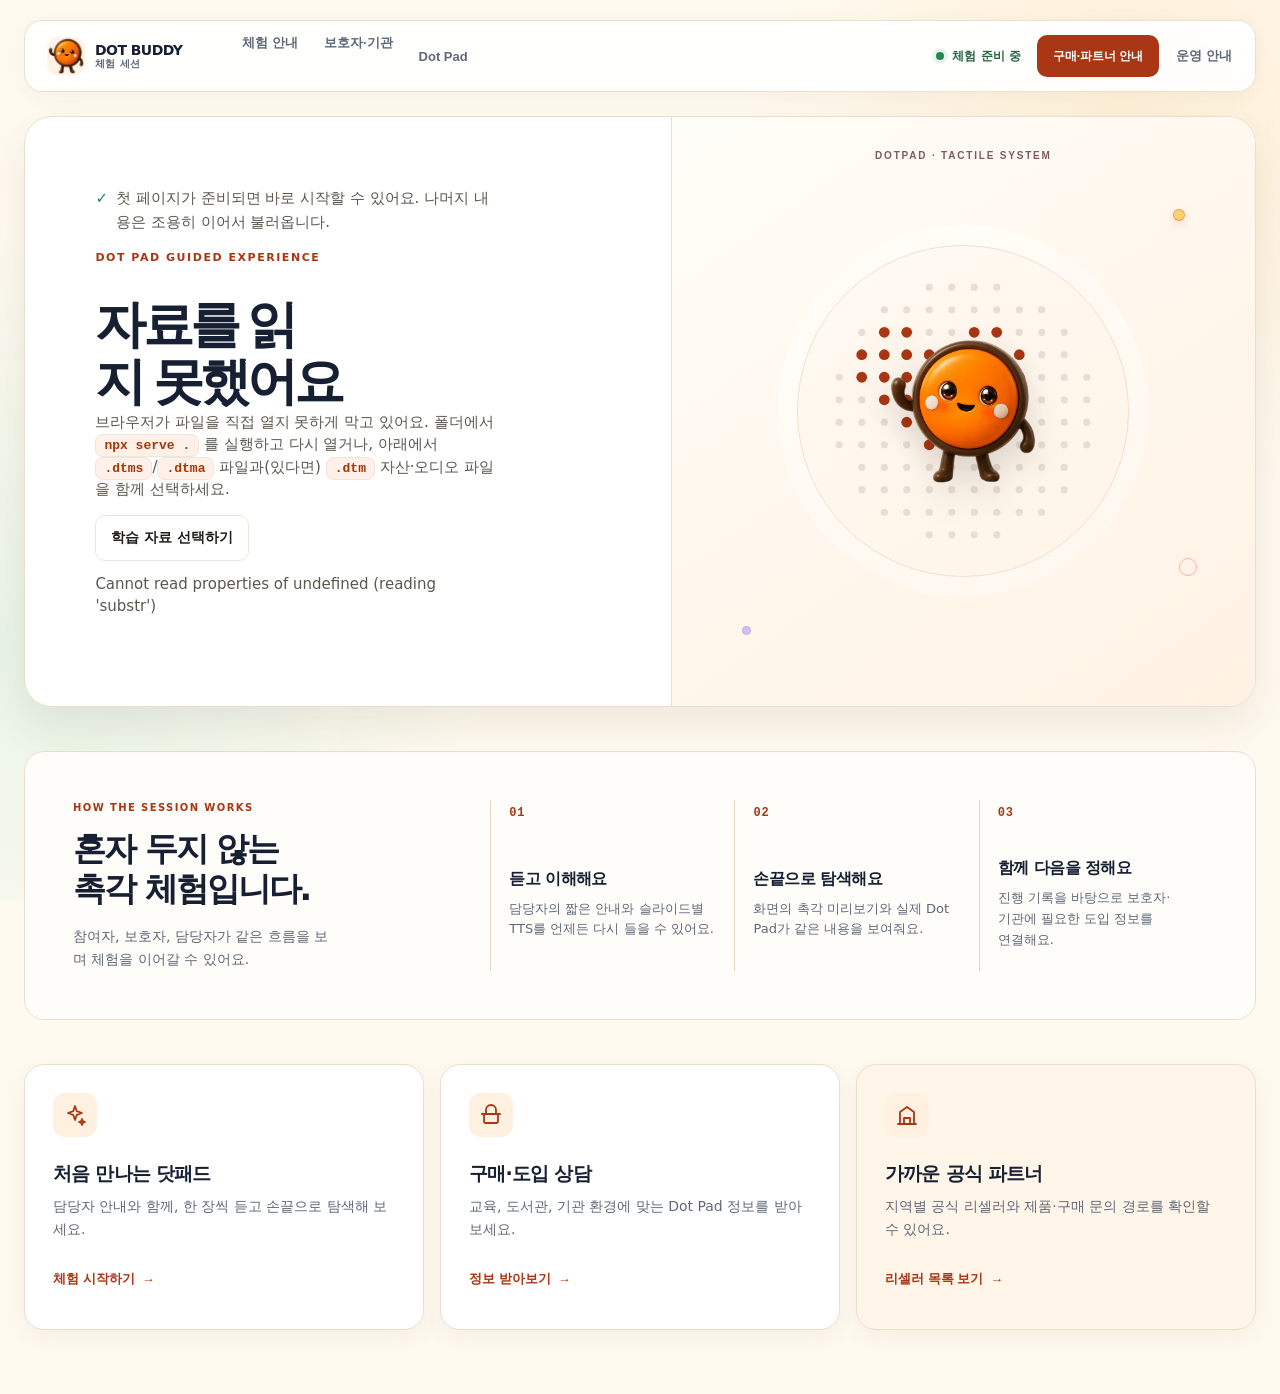
<file: index.html>
<!DOCTYPE html>
<html lang="ko">
<head>
<meta charset="UTF-8">
<meta name="viewport" content="width=device-width, initial-scale=1, viewport-fit=cover">
<meta name="application-name" content="DOT BUDDY">
<meta name="theme-color" content="#FFF8EE">
<meta name="description" content="닷패드와 함께 손끝으로 탐색하고, 듣고, 답하며 배우는 촉각 학습 여정">
<link rel="preload" href="./content/01_intro.dtms" as="fetch" crossorigin="anonymous">
<link rel="preload" href="./content/01_intro.iact.json" as="fetch" crossorigin="anonymous">
<link rel="preload" href="./content/01_intro/manifest.json" as="fetch" crossorigin="anonymous">
<link rel="preload" href="./content/01_intro/pages/001.json" as="fetch" crossorigin="anonymous">
<link rel="icon" type="image/png" sizes="160x159" href="./assets/mascot-avatar.png">
<link rel="apple-touch-icon" href="./assets/mascot-avatar.png">
<meta property="og:title" content="DOT BUDDY — Tactile Learning with DotPad">
<meta property="og:description" content="손끝으로 탐색하고, 듣고, 답하며 배우는 닷패드 학습 여정">
<meta property="og:image" content="./assets/dot-buddy-hero-background.png">
<link rel="stylesheet" href="./assets/service-console.css">
<title>DOT BUDDY — Tactile Learning with DotPad</title>
<style>
  :root{
    /* ── tw-app/Tactile Studio 실제 프로덕션 토큰(2026-08-12 i18n 핸드오프 코드에서
       직접 확인) ── #FF4F00/#E04500/#FBF8F2/#1F1D1A/#5C574E/#ECE6DC/#FEF2E9/#C2410C는
       ExportMenu.tsx·StudioDraftsModal.jsx·ImportDialog.tsx의 실제 var(--x, 기본값)
       리터럴을 그대로 옮겼습니다. 폰트도 실제 코드의 'Noto Sans KR' 폴백을 반영.

       ⚠️ 한 가지만 다르게 적용: --accent(#FF4F00)를 흰 글씨와 함께 쓰면 대비 3.30:1,
       --accent-deep(#E04500)도 4.18:1로 둘 다 WCAG AA 본문 기준(4.5:1) 미달입니다
       (직접 계산 확인). 그래서 텍스트가 얹히는 자리(버튼 라벨, 활성 pill)는
       같은 색상군을 더 짙게 내린 --accent-ink(#C43D00, 흰 글씨 대비 5.23:1)를 쓰고,
       --accent/--accent-deep은 아이콘·테두리·장식처럼 텍스트가 없는 자리에 그대로 씁니다. */
    --page:#FBF8F2;
    --page-2:#F3ECDD;
    --card:#FFFFFF;
    --ink:#1F1D1A;
    --ink-soft:#5C574E;
    --line:#ECE6DC;
    --device:#EFE6D3;      /* 기기 케이스 — 실제 어시스티브 기기처럼 밝은 톤 */
    --device-2:#E4D8BE;
    --pin-on:#1F1D1A;      /* 올라온 핀 = 잉크(실물처럼 융기해 어두워 보임) */
    --pin-off:#D9D3C6;
    --accent:#FF4F00;      /* tw-app 실제 브랜드 액센트 — 텍스트 없는 장식용 */
    --accent-deep:#E04500; /* tw-app 실제 hover/딥 톤 — 텍스트 없는 자리(테두리·글로우)만 */
    --accent-ink:#C43D00;  /* 흰 글씨 얹는 자리 전용(AA 대비 확인, §신뢰성 요구사항과 동일 기준) */
    --accent-dark:#A83400; /* 버튼 hover 시 accent-ink보다 한 단계 더 진하게 */
    --accent-tint:#FFF1EA; /* tw-app 실제 틴트 배경 */
    --danger:#C2410C;      /* tw-app 실제 danger 토큰 */
    --danger-tint:#FEF2E9;
    --ok:#1F6F43;          /* 정답 (tw-app 코드에 대응 토큰 없어 기존 값 유지) */
    --sky:#DDF5F6;
    --plum:#503B64;
    --r:18px;
    --r-sm:8px;
  }
  *{box-sizing:border-box;}
  html,body{margin:0;min-height:100%;}
  .skip-link{position:fixed;left:16px;top:-60px;z-index:1000;background:var(--ink);color:#fff;border-radius:10px;padding:10px 14px;font-weight:750;text-decoration:none;transition:top .16s ease;}
  .skip-link:focus{top:16px;outline:3px solid #fff;outline-offset:2px;}
  body{
    font-family:"Apple SD Gothic Neo","Noto Sans KR",system-ui,sans-serif;
    /* 초기 진입에서 사용하지 않는 1.5MB 배경 이미지는 불러오지 않습니다.
       체험 시작 화면은 서비스 콘솔의 웜화이트 표면만으로 즉시 표시됩니다. */
    background:#F8F6F1;
    color:var(--ink); -webkit-font-smoothing:antialiased; line-height:1.5;
    padding:22px 18px 44px;
  }
  .shell{max-width:1040px;min-height:calc(100vh - 66px);margin:0 auto;display:flex;flex-direction:column;gap:18px;}

  /* ── 머리 ── */
  .top{display:flex;align-items:center;gap:14px;flex-wrap:wrap;padding:0 4px;}
  .brand{font-family:"Wanted Sans Variable","Wanted Sans",sans-serif;font-size:25px;font-weight:780;letter-spacing:-.065em;line-height:1;}
  .brand span{color:var(--accent-ink);}
  .eyebrow{font-family:"Wanted Sans Variable","Wanted Sans",sans-serif;font-size:12px;font-weight:650;
    letter-spacing:.02em;color:var(--ink-soft);margin-bottom:7px;}
  .spacer{flex:1 1 auto;}
  /* Tactile Studio의 밝은 표면·보라 잉크·오렌지 포커스 토큰을 이어받은 언어 선택기.
     네이티브 select를 유지해 보조기술·키보드·모바일 OS 선택 UI를 그대로 사용합니다. */
  .lang-switch{position:relative;display:inline-flex;align-items:center;min-width:180px;height:64px;border:1px solid rgba(80,59,100,.22);border-radius:999px;
    background:linear-gradient(135deg,rgba(255,255,255,.92),rgba(232,244,249,.8));box-shadow:0 10px 26px -18px rgba(40,32,58,.42),inset 0 1px 0 rgba(255,255,255,.9);}
  .lang-switch select{appearance:none;width:100%;height:100%;border:0;border-radius:inherit;background:transparent;color:var(--plum);font:inherit;font-size:22px;font-weight:720;letter-spacing:-.035em;padding:0 52px 0 27px;cursor:pointer;outline:0;color-scheme:light;}
  .lang-switch select option{background:#fff;color:var(--plum);font-weight:650;}
  .lang-switch:focus-within{border-color:var(--accent-ink);box-shadow:0 0 0 4px rgba(196,61,0,.2),0 10px 26px -18px rgba(40,32,58,.42);}
  .lang-switch::after{content:"⌄";position:absolute;right:25px;top:50%;transform:translateY(-56%);color:var(--plum);font-size:27px;font-weight:650;line-height:1;pointer-events:none;}

  /* 별가루 */
  .score{display:flex;align-items:center;gap:9px;background:var(--card);border:1px solid var(--line);
    border-radius:999px;padding:7px 16px 7px 12px;box-shadow:0 2px 8px -4px rgba(33,29,22,.2);}
  .score b{font-family:ui-monospace,monospace;font-size:19px;font-weight:800;color:var(--accent-ink);}
  .score small{font-size:12px;font-weight:700;color:var(--ink-soft);}
  .score .sp{width:20px;height:20px;flex:0 0 auto;color:var(--accent);}

  /* ── 진행: 핀이 하나씩 올라온다 ── */
  .trail{display:flex;gap:5px;flex-wrap:wrap;align-items:center;}
  .trail i{width:9px;height:9px;border-radius:50%;background:var(--line);transition:.25s ease;}
  .trail i.on{background:var(--accent);}
  .trail i.pending{background:transparent;border:1px dashed var(--line);}
  .trail i.now{background:var(--accent);box-shadow:0 0 0 4px var(--accent-tint);transform:scale(1.35);}
  .trail-cap{font-family:ui-monospace,monospace;font-size:12px;font-weight:700;color:var(--ink-soft);margin-left:6px;}

  /* ── 시그니처: 손끝으로 만지는 그림은 결국 '격자 위에 올라온 점'입니다.
     장식도 그 문법 그대로 씁니다 — 낙서가 아니라, 쉬고 있는 점들 사이에
     하트 모양으로 몇 개만 올라와 있는 작은 촉각 그림 한 장. ── */
  .gate-medallion{position:relative;width:min(292px,100%);height:auto;aspect-ratio:1;margin:0 auto;display:grid;place-items:center;z-index:2;}
  .medallion-field,.medallion-heart{position:absolute;inset:0;width:100%;height:100%;}
  .medallion-field circle{fill:rgba(80,59,100,.16);}
  .medallion-heart circle{fill:var(--accent-ink);filter:drop-shadow(0 2px 2px rgba(196,61,0,.16));}
  .gate-mascot{width:174px;height:auto;display:block;position:relative;z-index:1;
    filter:drop-shadow(0 14px 18px rgba(80,59,100,.2));}

  .gate-doc{font-family:"Wanted Sans Variable","Wanted Sans",sans-serif;font-size:12px;font-weight:700;letter-spacing:.02em;
    color:var(--accent-dark);margin:0 0 12px;}
  .gate-lede{font-size:16px;color:var(--ink-soft);font-weight:500;margin:12px 0 0;max-width:34ch;line-height:1.7;}
  .gate-chips{display:flex;gap:8px;justify-content:flex-start;margin:20px 0 6px;}
  .chip{font-size:13px;font-weight:700;color:var(--ink-soft);background:rgba(255,255,255,.72);
    border:1px solid rgba(80,59,100,.12);border-radius:999px;padding:7px 13px;}
  .chip b{color:var(--ink);font-weight:800;}

  /* ── 말풍선 ── */
  .lesson-stage{display:grid;grid-template-columns:minmax(0,1fr) minmax(270px,390px);gap:20px;align-items:start;margin-top:16px;}
  .say{display:flex;gap:14px;align-items:flex-start;min-width:0;}
  .avatar{width:64px;height:64px;flex:0 0 auto;border-radius:20px;background:linear-gradient(160deg,var(--device),var(--device-2));
    border:1px solid var(--line);display:grid;place-items:center;box-shadow:0 8px 20px -10px rgba(33,29,22,.35);overflow:hidden;}
  .avatar img{width:48px;height:48px;display:block;object-fit:contain;}
  .bubble{position:relative;background:rgba(255,255,255,.91);border:1px solid rgba(255,255,255,.9);border-radius:6px 20px 20px 20px;
    padding:18px 20px 16px;box-shadow:0 12px 26px -20px rgba(33,29,22,.38);backdrop-filter:blur(12px);flex:1 1 auto;min-width:0;}
  .who{font-size:11px;font-weight:800;letter-spacing:.1em;color:var(--accent-ink);text-transform:uppercase;
    font-family:ui-monospace,monospace;margin-bottom:5px;display:flex;align-items:center;gap:7px;}
  .speaking{display:inline-flex;align-items:center;gap:5px;color:var(--ink-soft);text-transform:none;letter-spacing:0;font-weight:700;}
  .speaking::before{content:"";width:6px;height:6px;border-radius:50%;background:var(--accent);}
  @media (prefers-reduced-motion:no-preference){ .speaking::before{animation:blink 1s ease-in-out infinite;} }
  @keyframes blink{0%,100%{opacity:.3}50%{opacity:1}}
  .lesson-meta{display:flex;align-items:center;justify-content:space-between;gap:10px;margin:0 0 12px;}
  .page-label{font-size:12px;font-weight:700;color:var(--ink-soft);letter-spacing:.02em;}
  .audio-replay{font:inherit;font-size:12px;font-weight:750;color:var(--accent-dark);background:var(--accent-tint);border:1px solid rgba(196,61,0,.16);border-radius:999px;min-height:34px;padding:0 11px;display:inline-flex;align-items:center;gap:5px;cursor:pointer;transition:transform .16s ease,background .16s ease;}
  .audio-replay:hover{background:#FFE4D6;transform:translateY(-1px);}
  .audio-replay:active{transform:scale(.97);}
  .audio-replay svg{width:15px;height:15px;}
  .line{font-size:clamp(18px,2vw,21px);font-weight:650;white-space:pre-wrap;margin:0;letter-spacing:-.025em;line-height:1.62;}

  /* ── 히어로: 가상 닷패드 ──
     실물 어시스티브 기기 톤(밝은 케이스) + dot-games-host 핀 프리뷰 색상 재사용 */
  .device{background:linear-gradient(165deg,rgba(239,230,211,.96) 0%,rgba(228,216,190,.96) 100%);
    border:1px solid rgba(255,255,255,.72);border-radius:22px;padding:14px;box-shadow:0 16px 34px -25px rgba(33,29,22,.5),inset 0 1px 0 rgba(255,255,255,.72);}
  .dev-label{font-family:ui-monospace,monospace;font-size:10px;font-weight:700;letter-spacing:.16em;
    color:var(--ink-soft);text-transform:uppercase;margin:0 2px 7px;display:flex;justify-content:space-between;}
  #gfxMode{color:var(--accent-dark);letter-spacing:.06em;}
  .field{background:rgba(255,253,247,.86);border:1px solid rgba(128,111,80,.14);border-radius:14px;padding:8px;}
  .field canvas{width:100%;display:block;}
  .field.flash{animation:flash .5s ease;}
  @keyframes flash{0%,100%{background:var(--page)}50%{background:var(--accent-tint)}}

  /* 버튼 줄 — 세모2 + 길쭉한 동그라미4 (실물 배치) */
  .keys{display:flex;align-items:center;justify-content:center;gap:8px;margin:11px 0 9px;}
  .kbtn{background:#CBBFA0;border-radius:999px;height:26px;position:relative;
    display:grid;place-items:center;transition:.2s ease;}
  .kbtn.oval{width:58px;}
  .kbtn.tri{width:30px;background:transparent;}
  .kbtn.tri svg{width:22px;height:22px;}
  .kbtn.tri svg path{fill:#8A7B5E;}
  .kbtn small{font-family:ui-monospace,monospace;font-size:10px;font-weight:800;color:#4A4030;}
  .kbtn.hot{background:var(--accent-ink);box-shadow:0 0 0 5px var(--accent-tint);}
  .kbtn.hot small{color:#fff;}
  .kbtn.tri.hot{background:transparent;}
  .kbtn.tri.hot svg path{fill:var(--accent);}
  @media (prefers-reduced-motion:no-preference){ .kbtn.hot{animation:pulse 1.4s ease-in-out infinite;} }
  @keyframes pulse{0%,100%{box-shadow:0 0 0 5px var(--accent-tint)}50%{box-shadow:0 0 0 10px rgba(196,61,0,.06)}}

  /* 한 줄 점자 칸 */
  .strip{background:var(--page);border:1px solid var(--line);border-radius:12px;padding:10px 12px;display:flex;gap:7px;
    justify-content:center;flex-wrap:nowrap;overflow:hidden;}
  .cell{display:grid;grid-template-columns:repeat(2,5px);grid-auto-rows:5px;gap:3px;}
  .cell i{width:5px;height:5px;border-radius:50%;background:var(--pin-off);}
  .cell i.up{background:var(--pin-on);}
  .dev-foot{display:flex;justify-content:space-between;align-items:center;margin-top:8px;
    font-family:ui-monospace,monospace;font-size:10px;font-weight:700;letter-spacing:.1em;color:var(--ink-soft);}

  /* ── 코칭 ── */
  .coach{background:var(--card);border:1px solid var(--line);border-radius:var(--r);padding:18px 20px;
    box-shadow:0 4px 16px -12px rgba(33,29,22,.25);}
  .coach.ask{border-color:var(--accent);box-shadow:0 0 0 3px var(--accent-tint);}
  .coach.ok{border-color:var(--ok);box-shadow:0 0 0 3px rgba(31,111,67,.12);}
  .ctitle{font-size:11px;font-weight:800;letter-spacing:.12em;text-transform:uppercase;
    font-family:ui-monospace,monospace;color:var(--ink-soft);display:flex;align-items:center;gap:8px;margin-bottom:9px;position:relative;}
  .doodle-burst{position:absolute;left:64px;top:-8px;width:46px;height:46px;fill:var(--accent);
    opacity:0;pointer-events:none;}
  .doodle-burst.fire{animation:burst-pop .65s ease-out;}
  @keyframes burst-pop{0%{opacity:0;transform:scale(.25)}28%{opacity:1;transform:scale(1)}100%{opacity:0;transform:scale(1.35)}}
  .pill{font-size:11px;font-weight:800;padding:3px 9px;border-radius:999px;background:var(--accent-tint);color:var(--accent-dark);
    letter-spacing:0;text-transform:none;font-family:inherit;}
  .pill.live{background:var(--accent-ink);color:#fff;}
  .pill.done{background:var(--ok);color:#fff;}
  .ctext{font-size:16px;font-weight:600;margin:0;}
  .csub{font-size:14px;color:var(--ink-soft);font-weight:500;margin:9px 0 0;}
  .nospoil{margin-top:12px;font-size:13px;font-weight:700;color:var(--accent-ink);}

  /* ── 스티커 선반 ── */
  .shelf{background:var(--card);border:1px solid var(--line);border-radius:var(--r);padding:16px 18px;}
  .stickers{display:flex;gap:12px;flex-wrap:wrap;margin-top:10px;}
  .st{width:74px;text-align:center;}
  .st .art{width:74px;height:74px;border-radius:18px;background:var(--page);border:1px dashed var(--line);
    display:grid;place-items:center;transition:.25s ease;position:relative;overflow:visible;}
  .st-burst{position:absolute;left:50%;top:50%;width:74px;height:74px;margin:-37px 0 0 -37px;}
  .st canvas{width:52px;height:52px;display:block;opacity:.16;}
  .st.got .art{background:linear-gradient(160deg,#FBEFDD,#F3D9B8);border:1px solid #E7C48C;
    box-shadow:0 6px 14px -8px rgba(180,90,10,.4);}
  .st.got canvas{opacity:1;}
  .st b{display:block;font-size:11px;font-weight:700;margin-top:6px;color:var(--ink-soft);}
  .st.got b{color:var(--ink);}
  @media (prefers-reduced-motion:no-preference){ .st.pop .art{animation:pop .55s cubic-bezier(.2,1.5,.4,1);} }
  @keyframes pop{0%{transform:scale(.5) rotate(-12deg)}100%{transform:scale(1) rotate(0)}}

  /* ── 조작 ──
     클래스명은 tw-app 실제 코드(ExportMenu/ImportDialog 등)의
     `btn btn-accent` / `btn btn-ghost` 체계를 그대로 따릅니다.
     .btn-go 는 이전 버전과의 호환을 위한 별칭으로 남겨둡니다. */
  .bar{display:flex;gap:8px;flex-wrap:wrap;align-items:center;}
  .btn{font:inherit;font-size:14px;font-weight:700;border-radius:var(--r-sm);border:1px solid var(--line);
    background:var(--card);color:var(--ink);cursor:pointer;padding:0 15px;height:46px;min-width:46px;
    display:inline-flex;align-items:center;justify-content:center;gap:7px;transition:.15s ease;}
  .btn:hover{background:var(--page-2);transform:translateY(-1px);}
  :focus-visible{outline:3px solid var(--accent-ink);outline-offset:3px;}
  .btn:focus-visible{outline:3px solid var(--accent-ink);outline-offset:3px;}
  .btn:disabled{opacity:.4;cursor:default;transform:none;}
  .btn-ghost{background:var(--card);color:var(--ink);border-color:var(--line);}
  .btn-accent,.btn-go{background:var(--accent-ink);color:#fff;border-color:var(--accent-ink);}
  .btn-accent:hover,.btn-go:hover{background:var(--accent-dark);}
  .btn[data-on="1"]{background:var(--ok);border-color:var(--ok);color:#fff;}
  .ti{width:19px;height:19px;flex:0 0 auto;display:block;}
  .hint{font-size:13px;color:var(--ink-soft);font-weight:600;}
  .hint kbd{font:inherit;font-size:11px;font-weight:800;background:#fff;border:1px solid var(--line);
    border-bottom-width:2px;border-radius:6px;padding:1px 6px;color:var(--ink);}

  /* ── 시작/오류 상태 ──
     작은 카드를 넓은 페이지에 띄우지 않고, 패널 자체를 여정의 첫 화면으로 씁니다.
     타이포그래피는 손글씨체 대신 굵고 확신에 찬 산세리프 한 벌로 정리했습니다. */
  .gate{position:relative;isolation:isolate;overflow:hidden;display:grid;grid-template-columns:minmax(290px,.9fr) minmax(380px,1.1fr);align-items:center;gap:clamp(34px,7vw,94px);min-height:558px;
    background:linear-gradient(135deg,rgba(255,255,255,.95),rgba(255,251,244,.76) 58%,rgba(232,249,249,.7));border:1px solid rgba(255,255,255,.92);border-radius:32px;padding:clamp(38px,6vw,76px);text-align:left;
    box-shadow:0 28px 72px -42px rgba(31,29,26,.5),inset 0 1px 0 rgba(255,255,255,.94);backdrop-filter:blur(16px);}
  .gate::before{content:"";position:absolute;inset:0;z-index:-1;opacity:.45;background-image:radial-gradient(circle,rgba(80,59,100,.17) 1.15px,transparent 1.5px);background-size:22px 22px;mask-image:linear-gradient(110deg,#000 0%,rgba(0,0,0,.4) 48%,transparent 78%);pointer-events:none;}
  .gate::after{content:"";position:absolute;right:-130px;bottom:-170px;z-index:-1;width:500px;height:500px;border-radius:50%;background:radial-gradient(circle,rgba(255,192,108,.38),rgba(255,218,157,.15) 34%,rgba(255,210,117,0) 68%);pointer-events:none;}
  .gate-visual{position:relative;z-index:1;display:grid;place-items:center;min-height:350px;padding:32px 18px 14px;}
  .gate-visual::before{content:"TOUCH MAKES IT REAL";position:absolute;top:0;left:50%;transform:translateX(-50%);white-space:nowrap;color:var(--plum);font-family:"Wanted Sans Variable","Wanted Sans",sans-serif;font-size:11px;font-weight:760;letter-spacing:.16em;}
  .gate-visual::after{content:"";position:absolute;width:332px;height:332px;border:1px solid rgba(80,59,100,.18);border-radius:50%;box-shadow:0 0 0 18px rgba(255,255,255,.25),0 0 0 38px rgba(255,255,255,.14);}
  .gate-orbit{position:absolute;border:1px solid rgba(196,61,0,.35);border-radius:999px;z-index:1;}
  .gate-orbit.a{width:12px;height:12px;top:67px;right:30px;background:#FFD270;box-shadow:0 4px 12px rgba(196,61,0,.18);}
  .gate-orbit.b{width:9px;height:9px;bottom:54px;left:28px;background:#BBA7E0;border-color:#BBA7E0;}
  .gate-orbit.c{width:18px;height:18px;right:8px;bottom:112px;border-color:#FF947D;background:rgba(255,148,125,.15);}
  .gate-content{position:relative;z-index:1;max-width:540px;}
  .gate-kicker{font-size:11px!important;font-weight:780!important;letter-spacing:.15em!important;color:var(--accent-dark)!important;margin:0 0 13px!important;}
  .gate h1{font-family:"Wanted Sans Variable","Wanted Sans",sans-serif;font-size:clamp(42px,5vw,64px);font-weight:820;letter-spacing:-.085em;line-height:1.04;margin:0;color:var(--ink);white-space:pre-line;text-wrap:balance;}
  .gate p{font-size:15px;color:var(--ink-soft);font-weight:500;margin:0 0 18px;max-width:44ch;}
  .gate #gateText{margin-top:12px;}
  .gate code{font-family:ui-monospace,monospace;font-size:13px;background:var(--accent-tint);border:1px solid var(--line);
    border-radius:8px;padding:3px 8px;color:var(--accent-dark);font-weight:700;}
  .gate-proof{display:flex;align-items:center;gap:9px;margin-top:24px;color:var(--plum);font-size:12px;font-weight:680;}
  .gate-proof i{display:inline-grid;grid-template-columns:repeat(3,4px);gap:3px;width:18px;height:18px;place-content:center;border-radius:50%;background:rgba(80,59,100,.08);}
  .gate-proof i::before{content:"";width:4px;height:4px;border-radius:50%;background:var(--accent-ink);box-shadow:7px 0 var(--accent-ink),0 7px var(--accent-ink),7px 7px var(--accent-ink);}
  .gate .btn-accent{margin-top:18px;height:58px;padding:0 25px;font-size:16px;border-radius:15px;box-shadow:0 10px 0 #8E2C00,0 15px 23px -12px rgba(196,61,0,.72);}
  .gate .btn-accent:hover{transform:translateY(2px);box-shadow:0 8px 0 #8E2C00,0 13px 20px -12px rgba(196,61,0,.6);}
  @media (prefers-reduced-motion:no-preference){
    .gate-medallion{animation:gate-arrive .72s cubic-bezier(.2,.9,.28,1) both;}
    .gate-visual::after{animation:gate-halo-arrive .82s cubic-bezier(.2,.8,.25,1) .08s both;}
    .gate-orbit.a{animation:orbit-arrive .55s cubic-bezier(.2,.9,.28,1) .18s both;}.gate-orbit.b{animation:orbit-arrive .55s cubic-bezier(.2,.9,.28,1) .28s both;}.gate-orbit.c{animation:orbit-arrive .55s cubic-bezier(.2,.9,.28,1) .38s both;}
    @keyframes gate-arrive{from{opacity:0;transform:translateY(16px) scale(.93)}to{opacity:1;transform:translateY(0) scale(1)}}
    @keyframes gate-halo-arrive{from{opacity:0;transform:scale(.72)}to{opacity:.78;transform:scale(1)}}
    @keyframes orbit-arrive{from{opacity:0;transform:scale(.25)}to{opacity:1;transform:scale(1)}}
  }
  /* ── 첫 연결 놀이 ── */
  .fc-overlay{position:fixed;inset:0;background:rgba(31,29,26,.5);z-index:50;
    display:flex;align-items:center;justify-content:center;padding:20px;}
  .fc-panel{background:var(--card);border-radius:var(--r);max-width:420px;width:100%;
    padding:28px 26px 24px;text-align:center;box-shadow:0 24px 60px -20px rgba(31,29,26,.5);}
  .fc-panel h2{font-size:22px;font-weight:800;letter-spacing:-.02em;margin:0 0 6px;color:var(--ink);}
  .fc-sub{font-size:14px;color:var(--ink-soft);font-weight:500;margin:0 0 16px;line-height:1.55;}
  .fc-field{background:var(--page);border:1px solid var(--line);border-radius:12px;padding:10px;margin-bottom:14px;}
  .fc-field canvas{width:100%;display:block;}
  .fc-shapes{display:flex;gap:8px;justify-content:center;margin-bottom:10px;}
  .fc-shape{flex:1;display:flex;flex-direction:column;align-items:center;gap:5px;
    font:inherit;font-size:12.5px;font-weight:700;color:var(--ink-soft);
    background:var(--page);border:1.5px solid var(--line);border-radius:12px;
    padding:12px 6px;cursor:pointer;transition:.15s ease;}
  .fc-shape svg{width:24px;height:24px;}
  .fc-shape:hover{border-color:var(--accent-ink);color:var(--ink);}
  .fc-shape[aria-pressed="true"]{background:var(--accent-tint);border-color:var(--accent-ink);color:var(--accent-ink);}
  .fc-hint{font-size:13px;color:var(--ink-soft);font-weight:600;min-height:1.4em;margin:0 0 16px;}
  #fcDone{width:100%;height:48px;}
  /* ── 완료 리포트 ── */
  .rp-overlay{position:fixed;inset:0;background:rgba(31,29,26,.55);z-index:60;
    display:flex;align-items:center;justify-content:center;padding:20px;overflow-y:auto;}
  .rp-panel{background:var(--card);border-radius:var(--r);max-width:440px;width:100%;
    padding:8px 28px 28px;text-align:center;box-shadow:0 24px 60px -20px rgba(31,29,26,.5);}
  .rp-mascot{width:120px;height:auto;display:block;margin:-4px auto 4px;}
  .rp-panel h2{font-size:24px;font-weight:800;letter-spacing:-.02em;margin:0 0 4px;color:var(--ink);}
  .rp-lede{font-size:14.5px;color:var(--ink-soft);font-weight:500;margin:0 0 16px;}
  .rp-stats{display:flex;gap:8px;margin-bottom:6px;}
  .rp-stat{flex:1;background:var(--page);border:1px solid var(--line);border-radius:12px;padding:10px 4px;}
  .rp-stat b{display:block;font-size:19px;font-weight:800;color:var(--accent-ink);font-family:ui-monospace,monospace;}
  .rp-stat span{display:block;font-size:11.5px;color:var(--ink-soft);font-weight:700;margin-top:2px;}
  .rp-medallion{position:relative;width:150px;height:150px;margin:8px auto;}
  .rp-medallion svg{position:absolute;inset:0;width:100%;height:100%;}
  .rp-medallion .medallion-field circle{fill:var(--line);}
  .rp-medallion .medallion-heart circle{fill:var(--accent-ink);}
  .rp-note{font-size:14px;font-weight:700;color:var(--ink);margin:12px 0 4px;}
  .rp-actions{display:flex;gap:8px;margin-top:14px;}
  .rp-actions .btn{flex:1;height:46px;}
  [hidden]{display:none!important;}
  .sr{position:absolute;width:1px;height:1px;overflow:hidden;clip:rect(0 0 0 0);white-space:nowrap;}
  /* 두 열의 최소 콘텐츠 폭보다 좁아지는 태블릿·분할 창에서는 한 열로 접습니다.
     overflow:hidden 상태에서 헤드라인이 경계에서 잘리는 것을 방지합니다. */
  @media (max-width:820px){
    .gate{grid-template-columns:1fr;gap:24px;min-height:0;text-align:center;}
    .gate-content{max-width:100%;}
  }
  @media (max-width:560px){
    body{padding:14px 12px 28px;background-position:62% center;}
    .shell{min-height:calc(100vh - 42px);}
    .brand{font-size:23px;}
    .top{align-items:flex-start;}.lang-switch{min-width:132px;height:48px;}.lang-switch select{font-size:16px;padding-left:17px;padding-right:38px;}.lang-switch::after{right:17px;font-size:21px;}
    .gate{grid-template-columns:1fr;gap:20px;min-height:0;padding:34px 22px 30px;border-radius:22px;text-align:center;}
    .gate-visual{padding:20px 0 0;}
    .gate-medallion{width:180px;}
    .gate-mascot{width:116px;}
    .gate-visual::after{width:220px;height:220px;box-shadow:0 0 0 12px rgba(255,255,255,.25),0 0 0 25px rgba(255,255,255,.14);}
    .gate-orbit.a{top:43px;right:19%;}.gate-orbit.b{bottom:30px;left:18%;}.gate-orbit.c{right:14%;bottom:66px;}
    .gate-visual::before{font-size:11px;}
    .gate-kicker,.gate-proof{justify-content:center;text-align:center;}
    .gate h1{font-size:42px;}
    .gate-doc{text-align:center;margin-bottom:8px;}
    .gate-lede{margin-left:auto;margin-right:auto;}
    .gate-chips{justify-content:center;margin-top:16px;}
    .gate .btn-accent{width:100%;margin-top:14px;}
    .lesson-stage{grid-template-columns:1fr;gap:14px;margin-top:14px;}
    .device{max-width:480px;width:100%;margin:0 auto;}
    .lesson-meta{align-items:flex-start;}
    .line{font-size:18px;line-height:1.65;}
    .keys{gap:6px;} .kbtn.oval{width:44px;} .st,.st .art{width:64px;} .st .art{height:64px;}
  }
  @media (prefers-reduced-transparency:reduce){.bubble{background:#fff;backdrop-filter:none;}.device{background:var(--device);}}
  @media (prefers-contrast:more){.bubble,.device{border:2px solid var(--ink);}.audio-replay{border-color:var(--accent-dark);}}
  @media (prefers-reduced-motion:reduce){ *{animation:none!important;transition:none!important;} }
</style>
<link rel="stylesheet" href="./assets/dot-buddy-ui.css">
<link rel="stylesheet" href="./assets/ui-pro-max.css">
</head>
<body>
<a class="skip-link" id="skipLink" href="#main" hidden>학습 화면으로 건너뛰기</a>
<header class="service-header" aria-label="닷 버디 체험 세션">
  <a class="service-logo" href="#gate" aria-label="Dot Buddy 홈">
    <img src="./assets/mascot-avatar.png" alt="" width="36" height="36">
    <span><b>DOT BUDDY</b><em>체험 세션</em></span>
  </a>
  <nav class="site-nav" aria-label="주요 메뉴">
    <a href="#gate">체험 안내</a>
    <a href="#quickActions">보호자·기관</a>
    <button type="button" onclick="document.getElementById('openLead')?.click()">Dot Pad</button>
  </nav>
  <div class="service-session" aria-label="현재 세션 상태">
    <span class="presence-dot" aria-hidden="true"></span>
    <span id="serviceStatus">체험 준비 중</span>
  </div>
  <button class="service-lead" id="openLead" type="button" onclick="var d=document.getElementById('leadDialog');if(d&&!d.open)d.showModal()">구매·파트너 안내</button>
  <button class="service-help" id="serviceHelp" type="button" onclick="var d=document.getElementById('serviceDialog');if(d&&!d.open)d.showModal()">운영 안내</button>
</header>
<div class="shell">

  <div class="top">
    <div>
      <div class="eyebrow" id="eyebrowText">TOUCH LEARNING ADVENTURE</div>
      <div class="brand" id="brandText">DOT BUDDY <span>·</span> Touch, your way</div>
    </div>
    <div class="spacer"></div>
    <label class="lang-switch" for="langSelect"><span class="sr">언어 선택</span>
      <select id="langSelect" aria-label="언어 선택">
        <option value="ko">한국어</option><option value="en">English</option><option value="ja">日本語</option><option value="es">Español</option>
      </select>
    </label>
    <div class="score" id="scoreBox" hidden>
      <svg class="sp ti" viewBox="0 0 24 24" fill="none" stroke="currentColor" stroke-width="2" stroke-linecap="round" stroke-linejoin="round" aria-hidden="true"><path d="M16 18l2.09 1.9l-.2 -2.82l2.11 -1.98l-2.77 -.55l-1.23 -2.55l-1.23 2.55l-2.77 .55l2.11 1.98l-.2 2.82z"/><path d="M6 18l1.05 .95l-.1 -1.41l1.05 -.99l-1.39 -.28l-.61 -1.27l-.61 1.27l-1.39 .28l1.05 .99l-.1 1.41z"/><path d="M12.5 6.5l1.4 1.27l-.14 -1.88l1.4 -1.32l-1.85 -.37l-.81 -1.7l-.81 1.7l-1.85 .37l1.4 1.32l-.14 1.88z"/></svg>
      <b id="sparkleN">0</b><small id="sparkleLabel">별가루</small>
    </div>
  </div>

  <!-- 시작 / 오류 -->
  <section class="gate" id="gate" aria-labelledby="gateTitle">
    <div class="gate-visual" aria-hidden="true">
    <span class="gate-orbit a"></span><span class="gate-orbit b"></span><span class="gate-orbit c"></span>
    <div class="gate-medallion" aria-hidden="true">
      <svg class="medallion-field" viewBox="0 0 200 200"><circle cx="75.0" cy="8.3" r="2.67"/> <circle cx="91.7" cy="8.3" r="2.67"/> <circle cx="108.3" cy="8.3" r="2.67"/> <circle cx="125.0" cy="8.3" r="2.67"/> <circle cx="41.7" cy="25.0" r="2.67"/> <circle cx="58.3" cy="25.0" r="2.67"/> <circle cx="75.0" cy="25.0" r="2.67"/> <circle cx="91.7" cy="25.0" r="2.67"/> <circle cx="108.3" cy="25.0" r="2.67"/> <circle cx="125.0" cy="25.0" r="2.67"/> <circle cx="141.7" cy="25.0" r="2.67"/> <circle cx="158.3" cy="25.0" r="2.67"/> <circle cx="25.0" cy="41.7" r="2.67"/> <circle cx="75.0" cy="41.7" r="2.67"/> <circle cx="91.7" cy="41.7" r="2.67"/> <circle cx="141.7" cy="41.7" r="2.67"/> <circle cx="158.3" cy="41.7" r="2.67"/> <circle cx="175.0" cy="41.7" r="2.67"/> <circle cx="158.3" cy="58.3" r="2.67"/> <circle cx="175.0" cy="58.3" r="2.67"/> <circle cx="8.3" cy="75.0" r="2.67"/> <circle cx="158.3" cy="75.0" r="2.67"/> <circle cx="175.0" cy="75.0" r="2.67"/> <circle cx="191.7" cy="75.0" r="2.67"/> <circle cx="8.3" cy="91.7" r="2.67"/> <circle cx="25.0" cy="91.7" r="2.67"/> <circle cx="141.7" cy="91.7" r="2.67"/> <circle cx="158.3" cy="91.7" r="2.67"/> <circle cx="175.0" cy="91.7" r="2.67"/> <circle cx="191.7" cy="91.7" r="2.67"/> <circle cx="8.3" cy="108.3" r="2.67"/> <circle cx="25.0" cy="108.3" r="2.67"/> <circle cx="41.7" cy="108.3" r="2.67"/> <circle cx="125.0" cy="108.3" r="2.67"/> <circle cx="141.7" cy="108.3" r="2.67"/> <circle cx="158.3" cy="108.3" r="2.67"/> <circle cx="175.0" cy="108.3" r="2.67"/> <circle cx="191.7" cy="108.3" r="2.67"/> <circle cx="8.3" cy="125.0" r="2.67"/> <circle cx="25.0" cy="125.0" r="2.67"/> <circle cx="41.7" cy="125.0" r="2.67"/> <circle cx="58.3" cy="125.0" r="2.67"/> <circle cx="108.3" cy="125.0" r="2.67"/> <circle cx="125.0" cy="125.0" r="2.67"/> <circle cx="141.7" cy="125.0" r="2.67"/> <circle cx="158.3" cy="125.0" r="2.67"/> <circle cx="175.0" cy="125.0" r="2.67"/> <circle cx="191.7" cy="125.0" r="2.67"/> <circle cx="25.0" cy="141.7" r="2.67"/> <circle cx="41.7" cy="141.7" r="2.67"/> <circle cx="58.3" cy="141.7" r="2.67"/> <circle cx="75.0" cy="141.7" r="2.67"/> <circle cx="91.7" cy="141.7" r="2.67"/> <circle cx="108.3" cy="141.7" r="2.67"/> <circle cx="125.0" cy="141.7" r="2.67"/> <circle cx="141.7" cy="141.7" r="2.67"/> <circle cx="158.3" cy="141.7" r="2.67"/> <circle cx="175.0" cy="141.7" r="2.67"/> <circle cx="25.0" cy="158.3" r="2.67"/> <circle cx="41.7" cy="158.3" r="2.67"/> <circle cx="58.3" cy="158.3" r="2.67"/> <circle cx="75.0" cy="158.3" r="2.67"/> <circle cx="91.7" cy="158.3" r="2.67"/> <circle cx="108.3" cy="158.3" r="2.67"/> <circle cx="125.0" cy="158.3" r="2.67"/> <circle cx="141.7" cy="158.3" r="2.67"/> <circle cx="158.3" cy="158.3" r="2.67"/> <circle cx="175.0" cy="158.3" r="2.67"/> <circle cx="41.7" cy="175.0" r="2.67"/> <circle cx="58.3" cy="175.0" r="2.67"/> <circle cx="75.0" cy="175.0" r="2.67"/> <circle cx="91.7" cy="175.0" r="2.67"/> <circle cx="108.3" cy="175.0" r="2.67"/> <circle cx="125.0" cy="175.0" r="2.67"/> <circle cx="141.7" cy="175.0" r="2.67"/> <circle cx="158.3" cy="175.0" r="2.67"/> <circle cx="75.0" cy="191.7" r="2.67"/> <circle cx="91.7" cy="191.7" r="2.67"/> <circle cx="108.3" cy="191.7" r="2.67"/> <circle cx="125.0" cy="191.7" r="2.67"/></svg>
      <svg class="medallion-heart" viewBox="0 0 200 200"><circle cx="41.7" cy="41.7" r="4.0"/> <circle cx="58.3" cy="41.7" r="4.0"/> <circle cx="108.3" cy="41.7" r="4.0"/> <circle cx="125.0" cy="41.7" r="4.0"/> <circle cx="25.0" cy="58.3" r="4.0"/> <circle cx="41.7" cy="58.3" r="4.0"/> <circle cx="58.3" cy="58.3" r="4.0"/> <circle cx="75.0" cy="58.3" r="4.0"/> <circle cx="91.7" cy="58.3" r="4.0"/> <circle cx="108.3" cy="58.3" r="4.0"/> <circle cx="125.0" cy="58.3" r="4.0"/> <circle cx="141.7" cy="58.3" r="4.0"/> <circle cx="25.0" cy="75.0" r="4.0"/> <circle cx="41.7" cy="75.0" r="4.0"/> <circle cx="58.3" cy="75.0" r="4.0"/> <circle cx="75.0" cy="75.0" r="4.0"/> <circle cx="91.7" cy="75.0" r="4.0"/> <circle cx="108.3" cy="75.0" r="4.0"/> <circle cx="125.0" cy="75.0" r="4.0"/> <circle cx="141.7" cy="75.0" r="4.0"/> <circle cx="41.7" cy="91.7" r="4.0"/> <circle cx="58.3" cy="91.7" r="4.0"/> <circle cx="75.0" cy="91.7" r="4.0"/> <circle cx="91.7" cy="91.7" r="4.0"/> <circle cx="108.3" cy="91.7" r="4.0"/> <circle cx="125.0" cy="91.7" r="4.0"/> <circle cx="58.3" cy="108.3" r="4.0"/> <circle cx="75.0" cy="108.3" r="4.0"/> <circle cx="91.7" cy="108.3" r="4.0"/> <circle cx="108.3" cy="108.3" r="4.0"/> <circle cx="75.0" cy="125.0" r="4.0"/> <circle cx="91.7" cy="125.0" r="4.0"/></svg>
      <img class="gate-mascot" src="./assets/mascot-hero.png" alt="닷패드 캐릭터가 손을 흔들고 있어요" width="132" height="131" onerror="this.style.display='none'">
    </div>
    </div>

    <div class="gate-content">
    <p class="gate-kicker">DOT PAD GUIDED EXPERIENCE</p>
    <p class="gate-doc" id="gateDoc" hidden></p>
    <h1 id="gateTitle">손끝으로, 닷패드를 만나볼까요?</h1>
    <p class="gate-lede" id="gateLede">체험 자료를 준비하고 있어요. 준비가 끝나면 바로 시작할 수 있어요.</p>
    <div class="gate-chips" id="gateChips" hidden>
      <span class="chip"><b id="chipStories">0</b><span id="storiesSuffix">개 이야기</span></span>
      <span class="chip"><b id="chipQuestions">0</b><span id="questionsSuffix">개 질문</span></span>
    </div>
    <p id="gateText" role="status" aria-live="polite">체험 자료를 준비하고 있어요.</p>
    <div class="gate-proof" id="gateProof"><i aria-hidden="true"></i><span>닷패드가 손끝의 움직임을 배움으로 바꿔요</span></div>
    <div id="gateAction" hidden>
      <p style="margin-bottom:14px">브라우저가 파일을 직접 열지 못하게 막고 있어요. 폴더에서 <code>npx serve .</code> 를 실행하고 다시 열거나,
        아래에서 <code>.dtms</code>/<code>.dtma</code> 파일과(있다면) <code>.dtm</code> 자산·오디오 파일을 함께 선택하세요.</p>
      <label class="btn btn-ghost" for="filePick" id="filePickLabel">학습 자료 선택하기</label>
      <input class="sr" type="file" id="filePick" accept=".dtms,.dtma,.dtm,.json,application/json,audio/*" multiple>
    </div>
    <button class="btn btn-accent btn-go" id="startBtn" aria-describedby="gateText">
      <span id="startLabel">첫 촉각 여행 시작하기</span>
      <svg class="ti" viewBox="0 0 24 24" fill="none" stroke="currentColor" stroke-width="2" stroke-linecap="round" stroke-linejoin="round" aria-hidden="true"><path d="M9 6l6 6l-6 6"/></svg>
    </button>
    <p class="gate-assurance"><span aria-hidden="true">✓</span> 첫 페이지가 준비되면 바로 시작할 수 있어요. 나머지 내용은 조용히 이어서 불러옵니다.</p>
    </div>
  </section>
  <section class="experience-map" aria-labelledby="experienceMapTitle">
    <div class="experience-map__intro">
      <p class="section-kicker">HOW THE SESSION WORKS</p>
      <h2 id="experienceMapTitle">혼자 두지 않는<br>촉각 체험입니다.</h2>
      <p>참여자, 보호자, 담당자가 같은 흐름을 보며 체험을 이어갈 수 있어요.</p>
    </div>
    <ol class="experience-steps">
      <li><span class="step-number">01</span><div><h3>듣고 이해해요</h3><p>담당자의 짧은 안내와 슬라이드별 TTS를 언제든 다시 들을 수 있어요.</p></div></li>
      <li><span class="step-number">02</span><div><h3>손끝으로 탐색해요</h3><p>화면의 촉각 미리보기와 실제 Dot Pad가 같은 내용을 보여줘요.</p></div></li>
      <li><span class="step-number">03</span><div><h3>함께 다음을 정해요</h3><p>진행 기록을 바탕으로 보호자·기관에 필요한 도입 정보를 연결해요.</p></div></li>
    </ol>
  </section>
  <section class="quick-actions" id="quickActions" aria-label="닷패드 체험 빠른 안내">
    <article class="action-card">
      <span class="action-icon" aria-hidden="true"><svg class="icon icon-lg" viewBox="0 0 24 24" fill="none" stroke="currentColor"><path d="m12 3 1.8 5.2L19 10l-5.2 1.8L12 17l-1.8-5.2L5 10l5.2-1.8L12 3Z"/><path d="m19 16 .8 2.2L22 19l-2.2.8L19 22l-.8-2.2L16 19l2.2-.8L19 16Z"/></svg></span>
      <h2>처음 만나는 닷패드</h2>
      <p>담당자 안내와 함께, 한 장씩 듣고 손끝으로 탐색해 보세요.</p>
      <button class="card-link" id="quickStart" type="button">체험 시작하기 <span aria-hidden="true">→</span></button>
    </article>
    <article class="action-card">
      <span class="action-icon" aria-hidden="true"><svg class="icon icon-lg" viewBox="0 0 24 24" fill="none" stroke="currentColor"><path d="M3 11h18"/><path d="M5 11v7a2 2 0 0 0 2 2h10a2 2 0 0 0 2-2v-7"/><path d="M7 11V7a5 5 0 0 1 10 0v4"/></svg></span>
      <h2>구매·도입 상담</h2>
      <p>교육, 도서관, 기관 환경에 맞는 Dot Pad 정보를 받아보세요.</p>
      <button class="card-link" id="quickLead" type="button">정보 받아보기 <span aria-hidden="true">→</span></button>
    </article>
    <article class="action-card action-card--soft">
      <span class="action-icon" aria-hidden="true"><svg class="icon icon-lg" viewBox="0 0 24 24" fill="none" stroke="currentColor"><path d="M3 21h18"/><path d="M5 21V9l7-5 7 5v12"/><path d="M9 21v-6h6v6"/></svg></span>
      <h2>가까운 공식 파트너</h2>
      <p>지역별 공식 리셀러와 제품·구매 문의 경로를 확인할 수 있어요.</p>
      <a class="card-link" id="quickReseller" href="https://www.dotincorp.com/en/customer/reseller" target="_blank" rel="noopener">리셀러 목록 보기 <span aria-hidden="true">→</span></a>
    </article>
  </section>

  <main id="main" tabindex="-1" aria-labelledby="lessonTitle" hidden>
    <h1 class="sr" id="lessonTitle">DOT BUDDY 학습</h1>

    <div class="trail" id="trail" aria-hidden="true"></div>

    <div class="lesson-stage">
    <div class="say">
      <div class="avatar"><img src="./assets/mascot-avatar.png" alt="닷패드 캐릭터" width="44" height="44" onerror="this.style.display='none'"></div>
      <div class="bubble">
        <div class="who" id="who">닷패드 <span class="speaking" id="speaking" hidden>말하는 중</span></div>
        <div class="lesson-meta">
          <span class="page-label" id="pageLabel">이야기 1</span>
          <button class="audio-replay" id="replayBtn" type="button" aria-label="현재 이야기를 처음부터 다시 듣기">
            <svg viewBox="0 0 24 24" fill="none" stroke="currentColor" stroke-width="2" stroke-linecap="round" stroke-linejoin="round" aria-hidden="true"><path d="M20 11a8.1 8.1 0 0 0 -15.5 -2m-.5 -4v4h4"/><path d="M4 13a8.1 8.1 0 0 0 15.5 2m.5 4v-4h-4"/></svg>
            <span id="replayLabel">다시 듣기</span>
          </button>
        </div>
        <p class="line" id="line"></p>
      </div>
    </div>

    <!-- 현재 촉각 정보를 보조적으로 보여 주는 미리보기 -->
    <section class="device" aria-hidden="true">
      <div class="dev-label"><span>촉각 미리보기 · 60 × 40</span><span id="gfxMode">—</span></div>
      <div class="field" id="field"><canvas id="pin"></canvas></div>
      <div class="keys" id="keys"></div>
      <div class="strip" id="strip"></div>
      <div class="dev-foot"><span>점자 줄 · 20셀</span><span id="brlPos">1 / 1 줄</span></div>
    </section>
    </div>

    <p class="sr" id="live" role="status" aria-live="polite" aria-atomic="true"></p>

    <section class="coach" id="coach" aria-labelledby="coachTitle" style="margin-top:18px">
      <h2 class="ctitle" id="coachTitle">지금 도와주기 <span class="pill" id="pill">—</span>
        <svg class="doodle-burst" id="burst" viewBox="0 0 60 60" aria-hidden="true"><circle cx="50.3" cy="27.5" r="2.54"/> <circle cx="41.2" cy="34.0" r="2.83"/> <circle cx="41.9" cy="42.5" r="2.31"/> <circle cx="34.7" cy="36.6" r="2.07"/> <circle cx="31.3" cy="39.2" r="2.83"/> <circle cx="29.0" cy="42.2" r="1.48"/> <circle cx="16.2" cy="46.3" r="2.98"/> <circle cx="23.2" cy="35.3" r="1.99"/> <circle cx="20.5" cy="33.5" r="3.11"/> <circle cx="19.2" cy="30.5" r="2.87"/> <circle cx="5.9" cy="24.8" r="2.22"/> <circle cx="19.3" cy="20.7" r="2.27"/> <circle cx="24.8" cy="23.0" r="2.96"/> <circle cx="24.1" cy="8.8" r="1.78"/> <circle cx="38.1" cy="7.3" r="2.76"/> <circle cx="40.7" cy="15.0" r="2.71"/> <circle cx="41.1" cy="17.7" r="2.89"/> <circle cx="52.1" cy="19.1" r="3.0"/></svg>
      </h2>
      <p class="ctext" id="coachText">—</p>
      <p class="csub" id="coachSub" hidden></p>
      <div class="nospoil" id="noSpoil" hidden>정답은 알려주지 마세요. 찾아내는 순간이 아이의 것이 되도록요.</div>
    </section>

    <section class="shelf" id="shelf" aria-labelledby="shelfTitle" style="margin-top:14px">
      <h2 class="ctitle" id="shelfTitle">모은 스티커</h2>
      <div class="stickers" id="stickers"></div>
    </section>

    <div class="bar" role="group" aria-label="학습 조작" style="margin-top:16px">
      <button class="btn btn-ghost" id="prevBtn" type="button">
        <svg class="ti" viewBox="0 0 24 24" fill="none" stroke="currentColor" stroke-width="2" stroke-linecap="round" stroke-linejoin="round" aria-hidden="true"><path d="M15 6l-6 6l6 6"/></svg><span id="prevLabel">이전</span>
      </button>
      <button class="btn btn-accent btn-go" id="nextBtn" type="button"><span id="nextLabel">다음</span>
        <svg class="ti" viewBox="0 0 24 24" fill="none" stroke="currentColor" stroke-width="2" stroke-linecap="round" stroke-linejoin="round" aria-hidden="true"><path d="M9 6l6 6l-6 6"/></svg>
      </button>
      <button class="btn btn-ghost" id="helpBtn" type="button">
        <svg class="ti" viewBox="0 0 24 24" fill="none" stroke="currentColor" stroke-width="2" stroke-linecap="round" stroke-linejoin="round" aria-hidden="true"><circle cx="12" cy="12" r="9"/><path d="M9.09 9a3 3 0 0 1 5.83 1c0 2 -3 3 -3 3"/><path d="M12 17h.01"/></svg><span id="helpLabel">도움말</span>
      </button>
      <button class="btn btn-ghost" id="soundBtn" type="button" aria-pressed="true" aria-label="음성 켜짐, 누르면 끔"></button>
      <button class="btn btn-ghost" id="dpBtn" type="button" data-on="0">
        <svg class="ti" viewBox="0 0 24 24" fill="none" stroke="currentColor" stroke-width="2" stroke-linecap="round" stroke-linejoin="round" aria-hidden="true"><path d="M7 8l10 8l-5 4v-16l5 4l-10 8"/></svg><span id="dpLbl">닷패드 연결</span>
      </button>
      <div class="spacer"></div>
      <button class="btn btn-ghost" id="loadBtn" type="button">
        <svg class="ti" viewBox="0 0 24 24" fill="none" stroke="currentColor" stroke-width="2" stroke-linecap="round" stroke-linejoin="round" aria-hidden="true"><path d="M4 17v2a2 2 0 0 0 2 2h12a2 2 0 0 0 2 -2v-2"/><path d="M7 9l5 -5l5 5"/><path d="M12 4l0 12"/></svg><span id="loadLabel">다른 자료 불러오기</span>
      </button>
      <button class="btn btn-ghost" id="resetBtn" type="button">
        <svg class="ti" viewBox="0 0 24 24" fill="none" stroke="currentColor" stroke-width="2" stroke-linecap="round" stroke-linejoin="round" aria-hidden="true"><path d="M4 7h16"/><path d="M10 11l0 6"/><path d="M14 11l0 6"/><path d="M5 7l1 12a2 2 0 0 0 2 2h8a2 2 0 0 0 2 -2l1 -12"/><path d="M9 7v-3a1 1 0 0 1 1 -1h4a1 1 0 0 1 1 1v3"/></svg><span id="resetLabel">기록 지우기</span>
      </button>
    </div>

    <p class="hint" id="loadHint" style="margin-top:12px">
      <b>다른 자료 불러오기</b>로 <code>.dtms</code>/<code>.dtma</code> 본문과 <code>.dtm</code> 자산·오디오 파일을 한 번에 선택할 수 있어요.<br>
      아이는 <b>길쭉한 동그라미 버튼</b>으로 답하고, <b>세모 버튼</b>으로 점자 줄을 넘겨요.<br>
      부모용 키 — <kbd>1</kbd>~<kbd>4</kbd> 답하기 · <kbd>→</kbd> 다음 · <kbd>←</kbd> 이전 · <kbd>↓</kbd><kbd>↑</kbd> 점자 줄 · <kbd>R</kbd> 다시 듣기 · <kbd>H</kbd> 도움말
    </p>
  </main>

  <!-- 첫 연결 놀이: 닷패드가 처음 연결되는 순간, 화면 중앙에서 모양을 골라
       실제 기기에도 똑같이 띄워보는 짧은 인터랙션. -->
  <div class="fc-overlay" id="fcOverlay" hidden role="dialog" aria-modal="true" aria-labelledby="fcTitle" aria-describedby="fcHint">
    <section class="fc-panel">
      <h2 id="fcTitle">짜잔, 닷패드가 연결됐어요!</h2>
      <p class="fc-sub">아래 모양을 하나 골라보세요. 화면과 <b>실제 닷패드</b>에 동시에 떠올라요.</p>
      <div class="fc-field"><canvas id="fcCanvas"></canvas></div>
      <div class="fc-shapes" id="fcShapes">
        <button type="button" class="fc-shape" data-shape="heart">
          <svg viewBox="0 0 24 24" fill="none" stroke="currentColor" stroke-width="2" stroke-linecap="round" stroke-linejoin="round" aria-hidden="true"><path d="M19.5 12.572l-7.5 7.428l-7.5 -7.428a5 5 0 1 1 7.5 -6.566a5 5 0 1 1 7.5 6.572"/></svg>
          하트
        </button>
        <button type="button" class="fc-shape" data-shape="smile">
          <svg viewBox="0 0 24 24" fill="none" stroke="currentColor" stroke-width="2" stroke-linecap="round" stroke-linejoin="round" aria-hidden="true"><circle cx="12" cy="12" r="9"/><path d="M9 10l.01 0"/><path d="M15 10l.01 0"/><path d="M9.5 15a3.5 3.5 0 0 0 5 0"/></svg>
          웃는 얼굴
        </button>
        <button type="button" class="fc-shape" data-shape="star">
          <svg viewBox="0 0 24 24" fill="none" stroke="currentColor" stroke-width="2" stroke-linecap="round" stroke-linejoin="round" aria-hidden="true"><path d="M12 17.75l-6.172 3.245l1.179 -6.873l-5 -4.867l6.9 -1l3.086 -6.253l3.086 6.253l6.9 1l-5 4.867l1.179 6.873z"/></svg>
          별
        </button>
      </div>
      <p class="fc-hint" id="fcHint">위 세 모양 중 하나를 눌러 만져보세요.</p>
      <button type="button" class="btn btn-accent" id="fcDone">이제 시작할까요? <svg class="ti" viewBox="0 0 24 24" fill="none" stroke="currentColor" stroke-width="2" stroke-linecap="round" stroke-linejoin="round" aria-hidden="true"><path d="M9 6l6 6l-6 6"/></svg></button>
    </section>
  </div>

  <!-- 완료 리포트: 27개 이야기를 다 마쳤을 때 뜨는 화면. 게이트의 점-하트
       시그니처를 더 크게 재사용하고, 이미 만든 점프 GIF·스티커 렌더링을 그대로 씁니다. -->
  <div class="rp-overlay" id="reportOverlay" hidden role="dialog" aria-modal="true" aria-labelledby="rpTitle" aria-describedby="rpLede">
    <section class="rp-panel">
      <img class="rp-mascot" src="./assets/mascot-jump.gif" alt="닷패드 캐릭터가 신나게 뛰고 있어요" id="rpMascotImg" width="300" height="337">
      <h2 id="rpTitle">오늘 참 잘했어요!</h2>
      <p class="rp-lede" id="rpLede">손끝으로 이야기를 다 만났어요.</p>

      <div class="rp-stats">
        <div class="rp-stat"><b id="rpStories">27</b><span>이야기</span></div>
        <div class="rp-stat"><b id="rpQuestions">0/16</b><span>질문</span></div>
        <div class="rp-stat"><b id="rpTime">0분</b><span>걸린 시간</span></div>
      </div>

      <div class="rp-medallion" aria-hidden="true">
        <svg class="medallion-field" viewBox="0 0 200 200"><circle cx="75.0" cy="8.3" r="2.67"/> <circle cx="91.7" cy="8.3" r="2.67"/> <circle cx="108.3" cy="8.3" r="2.67"/> <circle cx="125.0" cy="8.3" r="2.67"/> <circle cx="41.7" cy="25.0" r="2.67"/> <circle cx="58.3" cy="25.0" r="2.67"/> <circle cx="75.0" cy="25.0" r="2.67"/> <circle cx="91.7" cy="25.0" r="2.67"/> <circle cx="108.3" cy="25.0" r="2.67"/> <circle cx="125.0" cy="25.0" r="2.67"/> <circle cx="141.7" cy="25.0" r="2.67"/> <circle cx="158.3" cy="25.0" r="2.67"/> <circle cx="25.0" cy="41.7" r="2.67"/> <circle cx="75.0" cy="41.7" r="2.67"/> <circle cx="91.7" cy="41.7" r="2.67"/> <circle cx="141.7" cy="41.7" r="2.67"/> <circle cx="158.3" cy="41.7" r="2.67"/> <circle cx="175.0" cy="41.7" r="2.67"/> <circle cx="158.3" cy="58.3" r="2.67"/> <circle cx="175.0" cy="58.3" r="2.67"/> <circle cx="8.3" cy="75.0" r="2.67"/> <circle cx="158.3" cy="75.0" r="2.67"/> <circle cx="175.0" cy="75.0" r="2.67"/> <circle cx="191.7" cy="75.0" r="2.67"/> <circle cx="8.3" cy="91.7" r="2.67"/> <circle cx="25.0" cy="91.7" r="2.67"/> <circle cx="141.7" cy="91.7" r="2.67"/> <circle cx="158.3" cy="91.7" r="2.67"/> <circle cx="175.0" cy="91.7" r="2.67"/> <circle cx="191.7" cy="91.7" r="2.67"/> <circle cx="8.3" cy="108.3" r="2.67"/> <circle cx="25.0" cy="108.3" r="2.67"/> <circle cx="41.7" cy="108.3" r="2.67"/> <circle cx="125.0" cy="108.3" r="2.67"/> <circle cx="141.7" cy="108.3" r="2.67"/> <circle cx="158.3" cy="108.3" r="2.67"/> <circle cx="175.0" cy="108.3" r="2.67"/> <circle cx="191.7" cy="108.3" r="2.67"/> <circle cx="8.3" cy="125.0" r="2.67"/> <circle cx="25.0" cy="125.0" r="2.67"/> <circle cx="41.7" cy="125.0" r="2.67"/> <circle cx="58.3" cy="125.0" r="2.67"/> <circle cx="108.3" cy="125.0" r="2.67"/> <circle cx="125.0" cy="125.0" r="2.67"/> <circle cx="141.7" cy="125.0" r="2.67"/> <circle cx="158.3" cy="125.0" r="2.67"/> <circle cx="175.0" cy="125.0" r="2.67"/> <circle cx="191.7" cy="125.0" r="2.67"/> <circle cx="25.0" cy="141.7" r="2.67"/> <circle cx="41.7" cy="141.7" r="2.67"/> <circle cx="58.3" cy="141.7" r="2.67"/> <circle cx="75.0" cy="141.7" r="2.67"/> <circle cx="91.7" cy="141.7" r="2.67"/> <circle cx="108.3" cy="141.7" r="2.67"/> <circle cx="125.0" cy="141.7" r="2.67"/> <circle cx="141.7" cy="141.7" r="2.67"/> <circle cx="158.3" cy="141.7" r="2.67"/> <circle cx="175.0" cy="141.7" r="2.67"/> <circle cx="25.0" cy="158.3" r="2.67"/> <circle cx="41.7" cy="158.3" r="2.67"/> <circle cx="58.3" cy="158.3" r="2.67"/> <circle cx="75.0" cy="158.3" r="2.67"/> <circle cx="91.7" cy="158.3" r="2.67"/> <circle cx="108.3" cy="158.3" r="2.67"/> <circle cx="125.0" cy="158.3" r="2.67"/> <circle cx="141.7" cy="158.3" r="2.67"/> <circle cx="158.3" cy="158.3" r="2.67"/> <circle cx="175.0" cy="158.3" r="2.67"/> <circle cx="41.7" cy="175.0" r="2.67"/> <circle cx="58.3" cy="175.0" r="2.67"/> <circle cx="75.0" cy="175.0" r="2.67"/> <circle cx="91.7" cy="175.0" r="2.67"/> <circle cx="108.3" cy="175.0" r="2.67"/> <circle cx="125.0" cy="175.0" r="2.67"/> <circle cx="141.7" cy="175.0" r="2.67"/> <circle cx="158.3" cy="175.0" r="2.67"/> <circle cx="75.0" cy="191.7" r="2.67"/> <circle cx="91.7" cy="191.7" r="2.67"/> <circle cx="108.3" cy="191.7" r="2.67"/> <circle cx="125.0" cy="191.7" r="2.67"/></svg>
        <svg class="medallion-heart" viewBox="0 0 200 200"><circle cx="41.7" cy="41.7" r="4.0"/> <circle cx="58.3" cy="41.7" r="4.0"/> <circle cx="108.3" cy="41.7" r="4.0"/> <circle cx="125.0" cy="41.7" r="4.0"/> <circle cx="25.0" cy="58.3" r="4.0"/> <circle cx="41.7" cy="58.3" r="4.0"/> <circle cx="58.3" cy="58.3" r="4.0"/> <circle cx="75.0" cy="58.3" r="4.0"/> <circle cx="91.7" cy="58.3" r="4.0"/> <circle cx="108.3" cy="58.3" r="4.0"/> <circle cx="125.0" cy="58.3" r="4.0"/> <circle cx="141.7" cy="58.3" r="4.0"/> <circle cx="25.0" cy="75.0" r="4.0"/> <circle cx="41.7" cy="75.0" r="4.0"/> <circle cx="58.3" cy="75.0" r="4.0"/> <circle cx="75.0" cy="75.0" r="4.0"/> <circle cx="91.7" cy="75.0" r="4.0"/> <circle cx="108.3" cy="75.0" r="4.0"/> <circle cx="125.0" cy="75.0" r="4.0"/> <circle cx="141.7" cy="75.0" r="4.0"/> <circle cx="41.7" cy="91.7" r="4.0"/> <circle cx="58.3" cy="91.7" r="4.0"/> <circle cx="75.0" cy="91.7" r="4.0"/> <circle cx="91.7" cy="91.7" r="4.0"/> <circle cx="108.3" cy="91.7" r="4.0"/> <circle cx="125.0" cy="91.7" r="4.0"/> <circle cx="58.3" cy="108.3" r="4.0"/> <circle cx="75.0" cy="108.3" r="4.0"/> <circle cx="91.7" cy="108.3" r="4.0"/> <circle cx="108.3" cy="108.3" r="4.0"/> <circle cx="75.0" cy="125.0" r="4.0"/> <circle cx="91.7" cy="125.0" r="4.0"/></svg>
      </div>

      <div class="ctitle" style="justify-content:center;margin-top:2px;">모은 스티커</div>
      <div class="stickers" id="reportStickers" style="justify-content:center;"></div>

      <p class="rp-note" id="rpNote"></p>

      <div class="rp-actions">
        <button type="button" class="btn btn-ghost" id="reportClose">화면 더 볼래요</button>
        <button type="button" class="btn btn-accent" id="reportRestart">처음부터 다시 하기</button>
      </div>
    </section>
  </div>
</div>

<script src="./tts-local.js"></script>
<script>
(function(){
  "use strict";
  const N=60, M=40, GFX_HEX=600, BRL_CELLS=20, BRL_HEX=BRL_CELLS*2;
  const EA=[[0,0],[0,1],[0,2],[0,3],[1,0],[1,1],[1,2],[1,3]];
  const params=new URLSearchParams(location.search);
  const supportedLangs=['ko','en','ja','es'];
  let savedLang='ko'; try{ savedLang=localStorage.getItem('dotbuddy.lang')||'ko'; }catch(e){}
  const LANG=supportedLangs.includes(params.get('lang'))?params.get('lang'):(supportedLangs.includes(savedLang)?savedLang:'ko');
  const I18N={
    ko:{eyebrow:'촉각 학습 어드벤처',brand:'DOT BUDDY · 손끝으로 여는 배움',sparkle:'별가루',start:'첫 촉각 여행 시작하기',gateTitle:'손끝으로,\n닷패드를 만나볼까요?',gateLede:'손끝으로 그리고, 듣고, 답하면서 닷패드와 처음 인사를 나눠요.',proof:'닷패드가 손끝의 움직임을 배움으로 바꿔요',stories:'개 이야기',questions:'개 질문',story:'이야기 {n} · {total}',graphic:'촉각 그림',braille:'점자 문장',prev:'이전',next:'다음',help:'도움말',connect:'닷패드 연결',connected:'닷패드 연결됨',load:'다른 자료 불러오기',reset:'기록 지우기',replay:'다시 듣기',voiceOn:'음성 켜짐, 누르면 끔',voiceOff:'음성 꺼짐, 누르면 켬'},
    en:{eyebrow:'TACTILE LEARNING ADVENTURE',brand:'DOT BUDDY · Touch, your way',sparkle:'Sparkles',start:'Start tactile journey',gateTitle:'Meet DotPad\nwith your fingertips.',gateLede:'Trace, listen, and answer as you say your first hello to DotPad.',proof:'DotPad turns fingertip movement into learning.',stories:' stories',questions:' questions',story:'Story {n} · {total}',graphic:'Tactile graphic',braille:'Braille text',prev:'Previous',next:'Next',help:'Help',connect:'Connect DotPad',connected:'DotPad connected',load:'Load another lesson',reset:'Clear progress',replay:'Listen again',voiceOn:'Voice on. Activate to turn off.',voiceOff:'Voice off. Activate to turn on.'},
    ja:{eyebrow:'触覚ラーニング・アドベンチャー',brand:'DOT BUDDY · 指先からひらく学び',sparkle:'きらめき',start:'触覚の旅をはじめる',gateTitle:'指先で、\nDotPadに会いに行こう。',gateLede:'なぞって、聞いて、答えながら、DotPadと最初のあいさつをしよう。',proof:'DotPadは指先の動きを学びに変えます。',stories:'のおはなし',questions:'のしつもん',story:'おはなし {n} · {total}',graphic:'触覚図形',braille:'点字テキスト',prev:'前へ',next:'次へ',help:'ヘルプ',connect:'DotPadに接続',connected:'DotPad接続済み',load:'別の教材を開く',reset:'記録を消去',replay:'もう一度聞く',voiceOn:'音声オン。押すとオフになります。',voiceOff:'音声オフ。押すとオンになります。'},
    es:{eyebrow:'AVENTURA DE APRENDIZAJE TÁCTIL',brand:'DOT BUDDY · Aprende con tus manos',sparkle:'Destellos',start:'Empezar viaje táctil',gateTitle:'Con las yemas,\nconozcamos DotPad.',gateLede:'Explora, escucha y responde mientras saludas a DotPad por primera vez.',proof:'DotPad convierte el movimiento de las yemas en aprendizaje.',stories:' historias',questions:' preguntas',story:'Historia {n} · {total}',graphic:'Gráfico táctil',braille:'Texto braille',prev:'Anterior',next:'Siguiente',help:'Ayuda',connect:'Conectar DotPad',connected:'DotPad conectado',load:'Abrir otra lección',reset:'Borrar progreso',replay:'Escuchar de nuevo',voiceOn:'Voz activada. Activa para desactivarla.',voiceOff:'Voz desactivada. Activa para activarla.'}
  };
  const t=(key,vars={})=>String((I18N[LANG]||I18N.ko)[key]||I18N.ko[key]||key).replace(/\{(\w+)\}/g,(_,k)=>vars[k]??'');
  const A11Y={
    ko:{language:'언어 선택',skip:'학습 화면으로 건너뛰기',replay:'현재 이야기를 처음부터 다시 듣기',controls:'학습 조작',coach:'지금 도와주기',stickers:'모은 스티커',chooseFile:'학습 자료 선택하기',visual:'닷패드 촉각 미리보기',shapes:'촉각 모양 선택',fileSelected:'학습 자료를 선택했어요.'},
    en:{language:'Choose language',skip:'Skip to learning content',replay:'Listen to the current story again from the beginning',controls:'Lesson controls',coach:'Support for this moment',stickers:'Collected stickers',chooseFile:'Choose lesson files',visual:'DotPad tactile preview',shapes:'Choose a tactile shape',fileSelected:'Lesson files selected.'},
    ja:{language:'言語を選択',skip:'学習コンテンツに移動',replay:'このお話を最初からもう一度聞く',controls:'学習の操作',coach:'いまのお手伝い',stickers:'集めたステッカー',chooseFile:'教材ファイルを選ぶ',visual:'DotPad 触覚プレビュー',shapes:'触覚の形を選ぶ',fileSelected:'教材ファイルを選択しました。'},
    es:{language:'Elegir idioma',skip:'Saltar al contenido de aprendizaje',replay:'Escuchar de nuevo la historia actual desde el principio',controls:'Controles de la lección',coach:'Ayuda en este momento',stickers:'Pegatinas reunidas',chooseFile:'Elegir archivos de la lección',visual:'Vista previa táctil de DotPad',shapes:'Elegir una forma táctil',fileSelected:'Archivos de la lección seleccionados.'}
  };
  const a=key=>(A11Y[LANG]||A11Y.ko)[key]||A11Y.ko[key];
  const SRC=params.get('src')||'./content/01_intro.dtms';
  const MANIFEST_SRC=params.get('manifest')||'./content/01_intro/manifest.json';
  const IACT_SRC=params.get('iact')||SRC.replace(/\.dtms$/i,'.iact.json');

  let doc=null,pages=[],stickerDefs={},idx=0,brlPage=0,queuedStart=false;
  // .dtma 압축 자료를 실제로 불러올 때만 96KB JSZip을 가져옵니다.
  // 첫 체험 화면은 이 라이브러리 없이 바로 준비됩니다.
  let jsZipLoading=null;
  function ensureJSZip(){
    if(window.JSZip) return Promise.resolve(window.JSZip);
    if(jsZipLoading) return jsZipLoading;
    jsZipLoading=new Promise((resolve,reject)=>{
      const s=document.createElement('script'); s.src='./vendor/jszip.min.js'; s.async=true;
      s.onload=()=>window.JSZip?resolve(window.JSZip):reject(new Error('JSZip을 불러오지 못했어요.'));
      s.onerror=()=>reject(new Error('압축 자료 도구를 불러오지 못했어요.'));
      document.head.appendChild(s);
    });
    return jsZipLoading;
  }
  let ILLUST_PAGES=new Set();  // 그림이 실제로 그려지는 페이지(육안 확인). 그 외엔 내레이션의 점자 표시.
  let soundOn=true, ac=null, started=false;
  let sdk=null,scanner=null,KeyCodes=null,DataCodes=null,dpConnected=false;
  let ask={active:false,tries:0,resolved:false,busy:false};

  const $=id=>document.getElementById(id);
  const pinCv=$('pin'), pctx=pinCv.getContext('2d');
  function applyLocale(){
    document.documentElement.lang=LANG;
    document.title=t('brand').replace(' · ',' — ');
    $('langSelect').value=LANG;
    $('langSelect').setAttribute('aria-label',a('language'));
    document.querySelector('.skip-link').textContent=a('skip');
    $('eyebrowText').textContent=t('eyebrow'); $('brandText').textContent=t('brand'); $('sparkleLabel').textContent=t('sparkle');
    $('startLabel').textContent=t('start'); $('replayLabel').textContent=t('replay'); $('prevLabel').textContent=t('prev'); $('nextLabel').textContent=t('next');
    $('helpLabel').textContent=t('help'); $('loadLabel').textContent=t('load'); $('resetLabel').textContent=t('reset');
    $('storiesSuffix').textContent=t('stories'); $('questionsSuffix').textContent=t('questions');
    $('gateProof').querySelector('span').textContent=t('proof');
    $('replayBtn').setAttribute('aria-label',a('replay')); $('filePickLabel').textContent=a('chooseFile');
    $('coach').setAttribute('aria-label',a('coach')); $('coachTitle').childNodes[0].nodeValue=a('coach')+' ';
    $('shelfTitle').textContent=a('stickers'); document.querySelector('.bar').setAttribute('aria-label',a('controls'));
    $('fcShapes').setAttribute('role','group'); $('fcShapes').setAttribute('aria-label',a('shapes'));
    if(!doc) $('gateTitle').textContent=t('gateTitle');
    $('soundBtn').setAttribute('aria-label',soundOn?t('voiceOn'):t('voiceOff'));
  }
  $('langSelect').addEventListener('change',e=>{
    const next=e.target.value; try{localStorage.setItem('dotbuddy.lang',next);}catch(err){}
    const nextUrl=new URL(location.href); nextUrl.searchParams.set('lang',next); location.href=nextUrl.toString();
  });
  let dialogReturnFocus=null;
  const focusableIn=root=>Array.from(root.querySelectorAll('button:not([disabled]), [href], input:not([disabled]), select:not([disabled]), textarea:not([disabled]), [tabindex]:not([tabindex="-1"])'))
    .filter(el=>!el.hidden && el.getClientRects().length);
  function openDialog(id, firstSelector){
    dialogReturnFocus=document.activeElement;
    const dialog=$(id); dialog.hidden=false;
    requestAnimationFrame(()=>{ const first=dialog.querySelector(firstSelector)||focusableIn(dialog)[0]; if(first) first.focus(); });
  }
  function closeDialog(id, restore=true){
    $(id).hidden=true;
    if(restore && dialogReturnFocus && document.contains(dialogReturnFocus)) dialogReturnFocus.focus();
    dialogReturnFocus=null;
  }
  document.addEventListener('keydown',ev=>{
    if(ev.key!=='Tab') return;
    const dialog=!$('fcOverlay').hidden ? $('fcOverlay') : (!$('reportOverlay').hidden ? $('reportOverlay') : null);
    if(!dialog) return;
    const items=focusableIn(dialog); if(!items.length) return;
    const first=items[0], last=items[items.length-1];
    if(ev.shiftKey && document.activeElement===first){ ev.preventDefault(); last.focus(); }
    else if(!ev.shiftKey && document.activeElement===last){ ev.preventDefault(); first.focus(); }
  });

  /* ══ 음성 어댑터 (슈퍼닷 교체 지점) ══
     안전장치: onEnd 콜백 하나에 전체 진행(다음 내레이션 → 질문 열기 → 페이지 전환)이
     걸려 있으므로, TTS가 실패하거나(네트워크 장애) 브라우저 폴백 음성이 응답 없이
     멈추는 환경(음성 엔진 미설치 등)에서는 onEnd가 영원히 안 불려 앱 전체가 멈춥니다.
     실제 QA에서 이 경로로 27페이지 중 16개 질문 페이지가 전부 멈추는 걸 확인했습니다.
     그래서 음성 길이에 비례한 최대 대기 시간을 두고, 그 안에 onEnd가 안 오면
     강제로 다음 단계로 넘어가게 합니다 — 음성은 실패해도 진행은 절대 멈추지 않습니다. */
  const Voice={
    enabled:true,
    // audioUrl이 있으면 실제 녹음 파일을 우선 재생하고, 실패하면 TTS로 자동 전환합니다.
    // 어느 경로든 finish()는 반드시 시간 안에 불려 진행이 멈추지 않습니다(§5.1 안전장치).
    speak(text,opts){
      opts=opts||{};
      if(!this.enabled){opts.onEnd&&opts.onEnd();return;}
      const role=opts.role||'dotpad';
      let done=false;
      const speakingEl=document.getElementById('speaking');
      if(role==='dotpad'&&speakingEl) speakingEl.hidden=false;
      const finish=()=>{ if(done)return; done=true; clearTimeout(timer);
        if(role==='dotpad'&&speakingEl) speakingEl.hidden=true;
        opts.onEnd&&opts.onEnd(); };
      const hasAudio=!!opts.audioUrl;
      // 오디오 파일은 길이를 미리 알 수 없어 넉넉한 고정 상한(20초)을 씁니다.
      const timeoutMs = hasAudio ? 20000 : Math.min(12000,Math.max(4000,String(text||'').length*150));
      const timer=setTimeout(finish,timeoutMs);
      const playTTS=()=>{
        if(!text){finish();return;}
        const go=()=>{ if(window.TW_TTS) TW_TTS.speak(String(text),{lang:LANG,onEnd:finish}); else finish(); };
        if(role==='system'){ earcon(880,.06); setTimeout(go,180); } else go();
      };
      if(hasAudio){
        let switched=false;
        const toTTS=()=>{ if(switched)return; switched=true; playTTS(); };
        try{
          const a=new Audio(opts.audioUrl);
          a.onended=finish; a.onerror=toTTS;
          a.play().catch(toTTS);
        }catch(e){ toTTS(); }
      } else {
        playTTS();
      }
    },
    stop(){ if(window.TW_TTS) TW_TTS.stop(); const el=document.getElementById('speaking'); if(el)el.hidden=true; },
    setEnabled(on){ this.enabled=!!on; if(window.TW_TTS) TW_TTS.setEnabled(this.enabled); if(!this.enabled) this.stop(); }
  };
  if(window.TW_TTS){
    TW_TTS.setLang(LANG);
    // 닷패드 친구 음성: 공통 엔진을 쓰되, 어린이 안내에 맞춰 조금 또렷하고 경쾌하게 조정합니다.
    if(typeof TW_TTS.config==='function') TW_TTS.config({rate:1.1,pitch:1.06});
  }
  applyLocale();

  /* ══ 저장 ══ */
  const Store={key:'dotbuddy.progress.v1',mem:null,
    load(){const d={sparkle:0,stickers:[]};try{const r=localStorage.getItem(this.key);return r?Object.assign(d,JSON.parse(r)):d;}catch(e){return this.mem||d;}},
    save(d){this.mem=d;try{localStorage.setItem(this.key,JSON.stringify(d));}catch(e){}},
    clear(){this.mem=null;try{localStorage.removeItem(this.key);}catch(e){}}};
  let prog=Store.load();
  // 완료 리포트용 세션 통계 — 저장하지 않고 이번 실행 동안만 집계합니다.
  let session={startedAt:0, answered:0, firstTry:0};

  /* ══ 소리 ══ */
  function ensureAudio(){ if(!ac){try{ac=new(window.AudioContext||window.webkitAudioContext)();}catch(e){}} if(ac&&ac.state==='suspended'){try{ac.resume();}catch(e){}} }
  function earcon(f,d,t){ if(!soundOn||!ac)return; try{const o=ac.createOscillator(),g=ac.createGain(),t0=ac.currentTime;
    o.type=t||'sine';o.frequency.value=f;g.gain.setValueAtTime(.0001,t0);g.gain.exponentialRampToValueAtTime(.22,t0+.02);
    g.gain.exponentialRampToValueAtTime(.0001,t0+d);o.connect(g);g.connect(ac.destination);o.start(t0);o.stop(t0+d+.02);}catch(e){} }
  const dingOK=()=>{earcon(523,.12);setTimeout(()=>earcon(659,.12),110);setTimeout(()=>earcon(784,.22),220);};
  const dingMiss=()=>{earcon(300,.14,'triangle');setTimeout(()=>earcon(220,.18,'triangle'),120);};
  const dingWin=()=>{dingOK();setTimeout(()=>earcon(1047,.3),420);};

  /* ══ 파서 ══ */
  const padHex=(h,l)=>{h=(h||'').replace(/[^0-9a-fA-F]/g,'');return h.length>=l?h.slice(0,l):h+'0'.repeat(l-h.length);};
  function splitBraille(h){h=(h||'').replace(/[^0-9a-fA-F]/g,'');if(!h)return[''.padEnd(BRL_HEX,'0')];
    const o=[];for(let i=0;i<h.length;i+=BRL_HEX)o.push(h.slice(i,i+BRL_HEX).padEnd(BRL_HEX,'0'));return o;}
  function parseDTMS(j){
    if(!j||!Array.isArray(j.items)) throw new Error('items 배열이 없습니다');
    return j.items.map((it,i)=>({page:it.page!=null?it.page:i+1,title:(it.title||'').trim(),
      gfxName:(it.graphic&&it.graphic.name)||'',gfx:padHex((it.graphic&&it.graphic.data)||'',GFX_HEX),
      brlPages:splitBraille((it.text&&it.text.data)||''),
      plain:(it.text&&it.text.plain)?String(it.text.plain):'',
      audioFile:(it.audio&&it.audio.fileName)||'', audioUrl:null, iact:normIact(it.interaction)}));
  }
  function parsePageItem(it,i){ return parseDTMS({items:[it]})[0]; }
  // 순수 헥스 텍스트 파일이든, {data:...} 또는 {graphic:{data:...}} 형태의 JSON이든
  // 둘 다 시도해 600자리 그래픽 헥스를 뽑아냅니다. 실제 .dtm 원본을 아직 못 봐서
  // 두 가능성을 방어적으로 다 처리합니다 — 형식이 다르면 알려주세요.
  function extractHexFromDtm(raw){
    const clean=(s)=>(s||'').replace(/[^0-9a-fA-F]/g,'');
    try{
      const j=JSON.parse(raw);
      const cand=(j&&(j.data||(j.graphic&&j.graphic.data)||j.hex))||null;
      if(cand){ const h=clean(cand); if(h.length>=GFX_HEX) return h.slice(0,GFX_HEX); }
    }catch(e){}
    const h=clean(raw);
    if(h.length>=GFX_HEX) return h.slice(0,GFX_HEX);
    return null;
  }
  // 업로드된 .dtm 자산·오디오 파일을 페이지별 gfxName/audioFile과 이름으로 매칭합니다.
  // 원본에 이미 그래픽이 내장돼 있으면(현재 기본 콘텐츠가 그렇습니다) 건드리지 않습니다 —
  // 이름만 있고 데이터가 비어 있는 경우에만 외부 .dtm으로 채웁니다.
  function resolveAssets(pages, dtmFiles, audioFiles){
    let dtmResolved=0, audioResolved=0; const dtmMissing=[];
    pages.forEach(p=>{
      const wasEmpty=/^0+$/.test(p.gfx);
      if(wasEmpty && p.gfxName){
        if(dtmFiles[p.gfxName]){ p.gfx=dtmFiles[p.gfxName]; dtmResolved++; }
        else dtmMissing.push(p.gfxName);
      }
      if(p.audioFile){
        const base=p.audioFile.replace(/\.[^.]+$/,'');
        const url=audioFiles[p.audioFile]||audioFiles[base];  // 확장자가 바뀌어 올라온 경우(예: mp3→wav)도 이름만 맞으면 매칭
        if(url){ p.audioUrl=url; audioResolved++; }
      }
    });
    return {dtmResolved, audioResolved, dtmMissing};
  }
  function normIact(raw){
    if(!raw||!raw.type)return null;
    const t=raw.type, o={type:t,prompt:raw.prompt||'',promptChild:raw.promptChild||'',parentCoach:raw.parentCoach||'',
      choices:null,expect:null,soft:false,onCorrect:raw.onCorrect||null,onWrong:raw.onWrong||null};
    if(t==='yes-no'){o.choices=[{key:'F1',label:'응'},{key:'F2',label:'아니'}];o.choices[0].correct=true;
      o.onCorrect=raw.onYes||null;o.onWrong=raw.onNo||null;o.soft=true;}
    else if(t==='count'){o.choices=[1,2,3,4].map(n=>({key:'F'+n,label:n+'개',correct:n===raw.answer}));}
    else if(t==='choice'||t==='quadrant-choice'){o.choices=Array.isArray(raw.choices)?raw.choices.slice():[];}
    else if(t==='button-press'){o.expect=raw.expect||'F4';}
    return o;
  }
  function mergeSidecar(s){ if(!s||!s.pages)return 0; stickerDefs=s.stickers||{};
    ILLUST_PAGES=new Set(s.illustrationPages||[]); let n=0;
    pages.forEach(p=>{const r=s.pages[String(p.page)];if(r){p.iact=normIact(r)||p.iact;n++;}}); return n; }

  /* ══ 핀 디코딩 & 렌더 ══ */
  function decodeFrame(hex){
    const g=Array.from({length:M},()=>new Uint8Array(N)); let i=0;
    for(let s=0;s<10;s++)for(let n=0;n<30;n++){const b=parseInt(hex.substr(i,2),16)||0;i+=2;
      for(let m=0;m<8;m++) if((b>>m)&1) g[s*4+EA[m][1]][n*2+EA[m][0]]=1;}
    return g;
  }
  // decodeFrame의 역방향 — on 칸의 [row,col] 목록을 600hex로 인코딩합니다.
  // 첫 연결 놀이(하트/웃는얼굴/별)를 실제 화면·기기에 동시에 띄우는 데 씁니다.
  function encodeFrame(onCells){
    const g=Array.from({length:M},()=>new Uint8Array(N));
    onCells.forEach(([y,x])=>{ if(y>=0&&y<M&&x>=0&&x<N) g[y][x]=1; });
    const out=[];
    for(let s=0;s<10;s++)for(let n=0;n<30;n++){
      let byte=0;
      for(let m=0;m<8;m++){ const u=EA[m][0],p=EA[m][1]; if(g[s*4+p][n*2+u]) byte|=1<<m; }
      out.push(byte.toString(16).padStart(2,'0'));
    }
    return out.join('');
  }
  // 24x16 격자 도형을 60x40 캔버스 중앙(오프셋 18,12)에 배치합니다.
  const SHAPE_OFFSET=[12,18]; // [y,x]
  const SHAPES={
    heart: [[0,2],[0,3],[0,4],[0,9],[0,10],[0,11],[1,1],[1,2],[1,3],[1,4],[1,5],[1,8],[1,9],[1,10],[1,11],[1,12],[2,0],[2,1],[2,2],[2,3],[2,4],[2,5],[2,6],[2,7],[2,8],[2,9],[2,10],[2,11],[2,12],[2,13],[3,0],[3,1],[3,2],[3,3],[3,4],[3,5],[3,6],[3,7],[3,8],[3,9],[3,10],[3,11],[3,12],[3,13],[4,0],[4,1],[4,2],[4,3],[4,4],[4,5],[4,6],[4,7],[4,8],[4,9],[4,10],[4,11],[4,12],[4,13],[5,1],[5,2],[5,3],[5,4],[5,5],[5,6],[5,7],[5,8],[5,9],[5,10],[5,11],[5,12],[6,2],[6,3],[6,4],[6,5],[6,6],[6,7],[6,8],[6,9],[6,10],[6,11],[7,3],[7,4],[7,5],[7,6],[7,7],[7,8],[7,9],[7,10],[8,4],[8,5],[8,6],[8,7],[8,8],[8,9],[9,5],[9,6],[9,7],[9,8],[10,6],[10,7]],
    smile: [[3,10],[3,11],[3,12],[3,13],[4,7],[4,10],[4,11],[4,12],[4,13],[4,16],[5,6],[5,10],[5,11],[5,12],[5,13],[5,17],[6,5],[6,6],[6,7],[6,8],[6,9],[6,10],[6,11],[6,12],[6,13],[6,14],[6,15],[6,16],[6,17],[6,18],[7,5],[7,6],[7,7],[7,8],[7,9],[7,10],[7,11],[7,12],[7,13],[7,14],[7,15],[7,16],[7,17],[7,18],[8,5],[8,6],[8,7],[8,8],[8,9],[8,10],[8,11],[8,12],[8,13],[8,14],[8,15],[8,16],[8,17],[8,18],[9,5],[9,6],[9,7],[9,8],[9,15],[9,16],[9,17],[9,18],[10,6],[10,17],[11,9],[11,10],[11,11],[11,12],[11,13],[11,14],[12,10],[12,11],[12,12],[12,13]],
    star: [[0,11],[1,10],[1,11],[1,12],[2,10],[2,11],[2,12],[3,10],[3,11],[3,12],[4,6],[4,7],[4,8],[4,9],[4,10],[4,11],[4,12],[4,13],[4,14],[4,15],[4,16],[5,6],[5,7],[5,8],[5,9],[5,10],[5,11],[5,12],[5,13],[5,14],[5,15],[5,16],[6,7],[6,8],[6,9],[6,10],[6,11],[6,12],[6,13],[6,14],[6,15],[7,8],[7,9],[7,10],[7,11],[7,12],[7,13],[7,14],[8,9],[8,10],[8,11],[8,12],[8,13],[9,9],[9,10],[9,11],[9,12],[9,13],[10,9],[10,10],[10,11],[10,12],[10,13],[11,8],[11,9],[11,10],[11,11],[11,12],[11,13],[11,14],[12,8],[12,9],[12,10],[12,12],[12,13],[12,14],[13,8],[13,9],[13,13],[13,14],[14,8],[14,14],[15,8],[15,14]]
  };
  function shapeHex(name){
    const cells=(SHAPES[name]||[]).map(([r,c])=>[r+SHAPE_OFFSET[0], c+SHAPE_OFFSET[1]]);
    return encodeFrame(cells);
  }
  // dot-games-host의 실제 핀 프리뷰 규약(dotmaze drawPin)을 그대로 재사용:
  // 올라온 핀=잉크색, 내려간 핀=옅은 웜그레이, 배경=웜 크림. 네온 글로우 없이
  // 은은한 잉크빛 그림자만 둬서 "만졌을 때 융기한 느낌"을 절제해서 표현합니다.
  function drawPin(hex){ drawPinTo(pinCv, pctx, hex); }
  function drawPinTo(cv, ctx, hex){
    const f=decodeFrame(hex), W=cv.clientWidth||520, gap=W/N, H=gap*M, dpr=window.devicePixelRatio||1;
    cv.style.height=H+'px'; cv.width=Math.round(W*dpr); cv.height=Math.round(H*dpr);
    ctx.setTransform(dpr,0,0,dpr,0,0); ctx.clearRect(0,0,W,H);
    const rOn=gap*.38, rOff=gap*.12;
    for(let y=0;y<M;y++)for(let x=0;x<N;x++){
      const on=f[y][x], cx=x*gap+gap/2, cy=y*gap+gap/2;
      if(on){ ctx.fillStyle='rgba(33,29,22,.12)'; ctx.beginPath(); ctx.arc(cx,cy+gap*.05,rOn*1.15,0,6.2832); ctx.fill(); }
      ctx.fillStyle=on?'#211D16':'#D9D3C6';
      ctx.beginPath(); ctx.arc(cx,cy,on?rOn:rOff,0,6.2832); ctx.fill();
    }
  }
  // 정답/완료 순간엔 점프 GIF로 잠깐 바꿨다가, 재생이 끝나면 평소 웨이빙 정지
  // 이미지로 되돌립니다. GIF는 매번 처음부터 재생되도록 캐시버스터를 붙입니다.
  const AVATAR_IDLE='./assets/mascot-avatar.png', AVATAR_JUMP='./assets/mascot-jump.gif';
  let faceTimer=null;
  function setFace(state){
    const img=document.querySelector('.avatar img');
    if(!img) return;
    clearTimeout(faceTimer);
    if(state==='happy'){
      img.src=AVATAR_JUMP+'?t='+Date.now();
      faceTimer=setTimeout(()=>{ img.src=AVATAR_IDLE; },2200);
    } else {
      img.src=AVATAR_IDLE;
    }
  }

  /* ══ 버튼 줄 ══ */
  // 색은 인라인이 아니라 .kbtn.tri svg path CSS로 제어(평소/hot 상태 전환).
  const TRI='<svg viewBox="0 0 24 24" aria-hidden="true"><path d="M15 4 L15 20 L5 12 Z"/></svg>';
  const TRI_R='<svg viewBox="0 0 24 24" aria-hidden="true"><path d="M9 4 L9 20 L19 12 Z"/></svg>';
  function buildKeys(){
    const k=$('keys'); k.innerHTML='';
    const mk=(cls,html,id)=>{const d=document.createElement('div');d.className='kbtn '+cls;d.innerHTML=html;d.dataset.k=id;k.appendChild(d);return d;};
    mk('tri',TRI,'PanningLeft');
    for(let i=1;i<=4;i++) mk('oval','<small>'+i+'</small>','F'+i);
    mk('tri',TRI_R,'PanningRight');
  }
  function highlightKeys(){
    const ia=pages[idx].iact, hot=new Set();
    if(ask.active&&ia){
      if(ia.expect) hot.add(ia.expect);
      else if(ia.choices) ia.choices.forEach(c=>hot.add(c.key));
    }
    document.querySelectorAll('.kbtn').forEach(el=>el.classList.toggle('hot',hot.has(el.dataset.k)));
  }

  /* ══ 점자 스트립 ══ */
  function renderStrip(){
    const p=pages[idx], hex=p.brlPages[brlPage]||'', s=$('strip'); s.innerHTML='';
    for(let i=0;i<BRL_CELLS;i++){
      const b=parseInt(hex.substr(i*2,2),16)||0;
      const c=document.createElement('div'); c.className='cell';
      // 2열 × 3행: 1·4 / 2·5 / 3·6
      [[0,3],[1,4],[2,5]].forEach(row=>row.forEach(bit=>{
        const d=document.createElement('i'); if((b>>bit)&1) d.className='up'; c.appendChild(d);
      }));
      s.appendChild(c);
    }
    $('brlPos').textContent=(brlPage+1)+' / '+p.brlPages.length+' 줄';
  }

  /* ══ 스티커 (실제 dtm 자산에서 그림 추출) ══
     페이지 번호로 원본을 찾습니다. 파일명(2.dtm/4.dtm/26.dtm 등)은 이 DTMS 안에서
     페이지마다 다른 그림에 재사용되는 걸 확인해 이름 대신 page 번호를 키로 씁니다.
     def.room 이 있으면 전체 프레임이 아니라 그 사각형(예: 4방 게임의 정답 방)만 잘라냅니다. */
  function stickerArt(canvas, def){
    const src = pages.find(p => p.page === def.page);
    const ctx = canvas.getContext('2d'), S = 104, dpr = window.devicePixelRatio||1;
    canvas.width = S*dpr; canvas.height = S*dpr; ctx.setTransform(dpr,0,0,dpr,0,0); ctx.clearRect(0,0,S,S);
    if (!src) return;
    const f = decodeFrame(src.gfx);
    const [rx0, rx1, ry0, ry1] = def.room || [0, N-1, 0, M-1];
    let x0=N, x1=-1, y0=M, y1=-1;
    for (let y=ry0; y<=ry1; y++) for (let x=rx0; x<=rx1; x++)
      if (f[y][x]){ if(x<x0)x0=x; if(x>x1)x1=x; if(y<y0)y0=y; if(y>y1)y1=y; }
    if (x1<0) return;
    const w=x1-x0+1, h=y1-y0+1, g=Math.min(S/w,S/h)*.86, ox=(S-w*g)/2, oy=(S-h*g)/2;
    for (let y=y0;y<=y1;y++) for (let x=x0;x<=x1;x++) if (f[y][x]){
      ctx.fillStyle='#B57A00';
      ctx.beginPath(); ctx.arc(ox+(x-x0)*g+g/2, oy+(y-y0)*g+g/2, g*.42,0,6.2832); ctx.fill();
    }
  }
  function renderStickers(popId){
    const box=$('stickers'), ids=Object.keys(stickerDefs);
    if(!ids.length){ box.innerHTML='<span class="csub" style="margin:0">아직 준비된 스티커가 없어요.</span>'; return; }
    box.innerHTML='';
    const burstSvg = '<svg class="doodle-burst st-burst fire" viewBox="0 0 60 60" aria-hidden="true"><circle cx="50.3" cy="27.5" r="2.54"/> <circle cx="41.2" cy="34.0" r="2.83"/> <circle cx="41.9" cy="42.5" r="2.31"/> <circle cx="34.7" cy="36.6" r="2.07"/> <circle cx="31.3" cy="39.2" r="2.83"/> <circle cx="29.0" cy="42.2" r="1.48"/> <circle cx="16.2" cy="46.3" r="2.98"/> <circle cx="23.2" cy="35.3" r="1.99"/> <circle cx="20.5" cy="33.5" r="3.11"/> <circle cx="19.2" cy="30.5" r="2.87"/> <circle cx="5.9" cy="24.8" r="2.22"/> <circle cx="19.3" cy="20.7" r="2.27"/> <circle cx="24.8" cy="23.0" r="2.96"/> <circle cx="24.1" cy="8.8" r="1.78"/> <circle cx="38.1" cy="7.3" r="2.76"/> <circle cx="40.7" cy="15.0" r="2.71"/> <circle cx="41.1" cy="17.7" r="2.89"/> <circle cx="52.1" cy="19.1" r="3.0"/></svg>';
    ids.forEach(id=>{
      const got=prog.stickers.indexOf(id)!==-1, def=stickerDefs[id]||{}, isPop=(id===popId);
      const el=document.createElement('div');
      el.className='st'+(got?' got':'')+(isPop?' pop':'');
      el.innerHTML='<div class="art"><canvas></canvas>'+(isPop?burstSvg:'')+'</div><b>'+(got?(def.name||id):'???')+'</b>';
      box.appendChild(el);
      if (def.page != null) stickerArt(el.querySelector('canvas'), def);
    });
    $('sparkleN').textContent=prog.sparkle;
  }

  /* ══ 출력 ══ */
  function sendToPad(){
    if(!dpConnected||!sdk)return;
    const p=pages[idx];
    try{ sdk.displayGraphicData(p.gfx); sdk.displayTextData(p.brlPages[brlPage]||''.padEnd(BRL_HEX,'0')); }catch(e){}
  }
  function say(t){ $('live').textContent=t; }

  const TYPE_LABEL={'yes-no':'예 또는 아니오','count':'개수 세기','choice':'보기 고르기',
    'quadrant-choice':'네 방 중에서','button-press':'버튼 눌러보기','explore':'만져보는 중','none':'듣는 중'};

  function renderCoach(){
    const ia=pages[idx].iact, c=$('coach'), pill=$('pill');
    c.classList.remove('ask','ok');
    pill.className='pill';
    if(!ia){ pill.textContent='듣는 중'; $('coachText').textContent='이야기를 들려주고 있어요. 아이가 편하게 듣게 두세요.';
      $('coachSub').hidden=true; $('noSpoil').hidden=true; return; }
    const scored=!!(ia.choices||ia.expect);
    pill.textContent=TYPE_LABEL[ia.type]||ia.type;
    if(ask.active){ c.classList.add('ask'); pill.classList.add('live'); pill.textContent='답 기다리는 중'; }
    else if(ask.resolved){ c.classList.add('ok'); pill.classList.add('done'); pill.textContent='해냈어요'; }
    $('coachText').textContent = ia.parentCoach || (scored
      ? '아이가 스스로 만져보고 답할 때까지 기다려 주세요.'
      : '충분히 만져볼 시간을 주세요. 준비되면 다음으로 넘어가요.');
    if(ia.prompt){ $('coachSub').textContent='아이에게 물은 것 — “'+ia.prompt+'”'; $('coachSub').hidden=false; }
    else $('coachSub').hidden=true;
    $('noSpoil').hidden = !(scored && !ask.resolved);
  }
  function renderTrail(){
    const t=$('trail'); t.innerHTML='';
    pages.forEach((p,i)=>{const d=document.createElement('i');
      if(p&&p.loaded===false)d.className='pending';
      if(i<idx)d.className='on'; if(i===idx)d.className='now'; t.appendChild(d);});
    const cap=document.createElement('span'); cap.className='trail-cap';
    cap.textContent=(idx+1)+' / '+pages.length; t.appendChild(cap);
  }

  function render(speakNow){
    const p=pages[idx];
    $('line').textContent=p.plain||'(내레이션 없음)';
    // 이 DTMS는 27쪽 중 8쪽(5~8, 20~23)만 실제 그림이고, 나머지는 하던 말을
    // 그래픽 영역에 점자로 계속 띄우는 화면입니다. 부모가 "그림이 없네?" 하고
    // 헷갈리지 않도록 지금 어느 쪽인지 표시합니다.
    $('pageLabel').textContent=t('story',{n:idx+1,total:pages.length});
    $('lessonTitle').textContent=t('story',{n:idx+1,total:pages.length});
    $('gfxMode').textContent = ILLUST_PAGES.has(p.page) ? t('graphic') : t('braille');
    drawPin(p.gfx); renderStrip(); renderTrail(); renderCoach(); highlightKeys(); sendToPad();
    $('prevBtn').disabled=(idx===0);
    setFace('idle');
    if(speakNow===false)return;
    say('페이지 '+(idx+1)+'. '+(p.plain||''));
    if(p.plain||p.audioUrl) Voice.speak(p.plain,{role:'dotpad',audioUrl:p.audioUrl,onEnd:afterNarration}); else afterNarration();
  }

  function afterNarration(){
    const ia=pages[idx].iact;
    const isLast=(idx===pages.length-1);
    if(!ia||ia.type==='none'){
      renderCoach();
      if(isLast && !session.reportShown){ dingWin(); setFace('happy'); setTimeout(showReport,900); }
      return;
    }
    setTimeout(()=>{ if(ia.promptChild) Voice.speak(ia.promptChild,{role:'dotpad',onEnd:openAsk}); else openAsk(); },300);
  }
  function openAsk(){
    const ia=pages[idx].iact; if(!ia)return;
    if(ia.choices||ia.expect){ ask.active=true; ask.resolved=false; ask.busy=false; say('아이의 답을 기다리는 중이에요.'); }
    renderCoach(); highlightKeys();
  }

  /* ══ 판정 ══ */
  function award(r){
    if(!r)return{extra:'',sticker:null};
    let extra='',sticker=null;
    if(r.sparkle) prog.sparkle+=r.sparkle;
    if(r.sticker&&prog.stickers.indexOf(r.sticker)===-1){
      prog.stickers.push(r.sticker); sticker=r.sticker;
      extra=' 그리고 '+((stickerDefs[r.sticker]||{}).name||r.sticker)+' 스티커를 받았어!';
    }
    Store.save(prog); renderStickers(sticker);
    return{extra,sticker};
  }
  function tryAnswer(key){
    const ia=pages[idx].iact;
    if(!ia||!ask.active||ask.busy)return false;
    if(ia.expect){ (key===ia.expect)?onCorrect(ia,null):onWrong(ia); return true; }
    if(ia.choices){ const c=ia.choices.find(x=>x.key===key); if(!c)return false;
      c.correct?onCorrect(ia,c):onWrong(ia); return true; }
    return false;
  }
  function onCorrect(ia,choice){
    ask.busy=true; ask.active=false; ask.resolved=true;
    dingOK(); highlightKeys(); renderCoach(); setFace('happy');
    $('field').classList.add('flash'); setTimeout(()=>$('field').classList.remove('flash'),520);
    const burst=$('burst'); burst.classList.remove('fire'); void burst.offsetWidth; burst.classList.add('fire');
    session.answered++; if(ask.tries===0) session.firstTry++;
    const spec=ia.onCorrect||{}, got=award(spec.reward);
    const line=(spec.say||'잘했어!')+got.extra;
    say('정답이에요. '+line);
    Voice.speak(line,{role:'dotpad',onEnd:()=>{
      ask.busy=false;
      if(idx<pages.length-1) setTimeout(()=>goto(idx+1),400);
      else { dingWin(); setFace('happy'); setTimeout(()=>{ if(!session.reportShown) showReport(); },900); }
    }});
  }
  function onWrong(ia){
    ask.busy=true; ask.tries++;
    const w=ia.onWrong||{}, max=(w.maxRetry!=null)?w.maxRetry:2;
    if(ask.tries>max){
      let line;
      if(w.revealAfterMax&&ia.choices){ const c=ia.choices.find(x=>x.correct);
        line='정답은 '+(c?c.label:'')+'이었어. 괜찮아, 다음 걸 해보자!'; }
      else line='괜찮아. 다음으로 같이 가보자!';
      ask.active=false; ask.resolved=true; setFace('cheer'); highlightKeys(); renderCoach(); say(line);
      Voice.speak(line,{role:'dotpad',onEnd:()=>{ ask.busy=false; if(idx<pages.length-1) setTimeout(()=>goto(idx+1),400); }});
      return;
    }
    dingMiss(); setFace('cheer'); sendToPad(); renderCoach();
    const line=(ask.tries>=2&&w.hintAfter1)?w.hintAfter1:(w.say||'다시 해볼까?');
    say(line);
    Voice.speak(line,{role:'dotpad',onEnd:()=>{ ask.busy=false; }});
  }

  /* ══ 이동 ══ */
  function goto(n,force){
    if(!pages.length)return; ensureAudio();
    const nx=Math.max(0,Math.min(pages.length-1,n));
    if(nx===idx&&!force){ earcon(180,.12,'square'); return; }
    if(pages[nx]&&pages[nx].loaded===false){
      say((nx+1)+'번째 이야기를 불러오는 중이에요.');
      $('coachText').textContent='다음 이야기를 준비하고 있어요. 잠시만 기다려 주세요.';
      $('coachSub').hidden=true; $('pill').textContent='불러오는 중'; renderTrail();
      loadPageLazy(nx).then(()=>goto(nx,true)).catch(()=>say('다음 이야기를 불러오지 못했어요. 잠시 후 다시 시도해 주세요.'));
      return;
    }
    idx=nx; brlPage=0; ask={active:false,tries:0,resolved:false,busy:false};
    render(true);
  }
  const nextPage=()=>{earcon(660,.06);goto(idx+1);};
  const prevPage=()=>{earcon(520,.06);goto(idx-1);};
  function brlMove(d){
    const p=pages[idx], n=brlPage+d;
    if(n<0||n>=p.brlPages.length){earcon(180,.1,'square');return;}
    brlPage=n; renderStrip(); sendToPad(); earcon(740,.05);
    // P3 과제: 점자 구간 ↔ 평문 매핑. 지금은 줄 번호만.
    Voice.speak((brlPage+1)+'번째 줄이야. 모두 '+p.brlPages.length+'줄 중에서.',{role:'dotpad'});
  }
  function replay(){ ensureAudio(); const p=pages[idx]; if(p.plain||p.audioUrl) Voice.speak(p.plain,{role:'dotpad',audioUrl:p.audioUrl,onEnd:afterNarration}); }
  function restart(){ ensureAudio(); goto(0,true); }
  function help(){ ensureAudio();
    Voice.speak('질문이 나오면 길쭉한 동그라미 버튼으로 답하면 돼요. 왼쪽부터 첫 번째, 두 번째, 세 번째, 네 번째예요. '+
      '그냥 다음으로 넘어가려면 네 번째 버튼을 누르세요. 점자 줄을 넘기려면 양쪽 끝 세모 버튼이에요.',{role:'system'}); }

  /* ══ 닷패드 ══ */
  function handlePadKey(code){
    if(!KeyCodes)return;
    if(!$('fcOverlay').hidden || !$('reportOverlay').hidden)return; // 모달 중엔 실물 버튼도 배경 진행에 영향 주지 않음
    const map={}; map[KeyCodes.KeyFunction1]='F1'; map[KeyCodes.KeyFunction2]='F2';
    map[KeyCodes.KeyFunction3]='F3'; map[KeyCodes.KeyFunction4]='F4';
    map[KeyCodes.PanningLeft]='PanningLeft'; map[KeyCodes.PanningRight]='PanningRight';
    const key=map[code];
    if(key&&tryAnswer(key))return;
    switch(code){
      case KeyCodes.KeyFunction4: nextPage(); break;
      case KeyCodes.KeyFunction1: prevPage(); break;
      case KeyCodes.PanningRight: brlMove(1); break;
      case KeyCodes.PanningLeft:  brlMove(-1); break;
      case KeyCodes.PanningAll:   help(); break;
      case KeyCodes.LPF1:         restart(); break;
    }
  }
  async function loadSDK(){
    try{
      const m=await import('./dotpad-sdk/DotPadSDK-3.0.0.js');
      KeyCodes=m.KeyCodes; DataCodes=m.DataCodes; sdk=new m.DotPadSDK(); scanner=new m.DotPadScanner();
      sdk.setCallBack((d,c)=>{
        if(c===DataCodes.Connected){ dpConnected=true; setDpUI(true);
          setTimeout(()=>{try{sdk.displayAllDown();setTimeout(sendToPad,300);}catch(e){}},200); }
        else if(c===DataCodes.Disconnected){ dpConnected=false; setDpUI(false); }
      },(d,k)=>handlePadKey(k));
      return true;
    }catch(e){ return false; }
  }
  function setDpUI(on){
    $('dpBtn').dataset.on=on?'1':'0';
    $('dpLbl').textContent=on?t('connected'):t('connect');
    if(on && !firstConnectShown){ openFirstConnect(); }
    else if(on) Voice.speak('닷패드가 다시 연결됐어요.',{role:'system'});
  }

  /* ══ 첫 연결 놀이 ══ */
  let firstConnectShown=false;
  const fcCv=$('fcCanvas'), fcCx=fcCv.getContext('2d');
  function openFirstConnect(){
    firstConnectShown=true;
    document.querySelectorAll('.fc-shape').forEach(b=>b.setAttribute('aria-pressed','false'));
    $('fcHint').textContent='위 세 모양 중 하나를 눌러 만져보세요.';
    drawPinTo(fcCv, fcCx, '0'.repeat(GFX_HEX));
    openDialog('fcOverlay','.fc-shape');
    Voice.speak('짜잔, 닷패드가 연결됐어요! 아래 모양 중 하나를 눌러서 진짜 닷패드에도 똑같이 띄워볼까요?',{role:'dotpad'});
  }
  function closeFirstConnect(){
    closeDialog('fcOverlay'); Voice.stop();
    if(pages.length) sendToPad();
  }
  function pickShape(name){
    const hex=shapeHex(name);
    drawPinTo(fcCv, fcCx, hex);
    if(dpConnected && sdk){ try{ sdk.displayGraphicData(hex); }catch(e){} }
    document.querySelectorAll('.fc-shape').forEach(b=>b.setAttribute('aria-pressed', String(b.dataset.shape===name)));
    const lines={ heart:'하트가 떴어요! 손끝으로 테두리를 따라가 보세요.',
                  smile:'웃는 얼굴이에요! 눈이랑 입이 만져지나요?',
                  star:'반짝이는 별이에요! 뾰족한 꼭짓점을 세어볼까요?' };
    $('fcHint').textContent = dpConnected ? '지금 실제 닷패드에도 똑같이 떠 있어요. 만져보세요!' : (lines[name]||'');
    Voice.speak(lines[name]||'', {role:'dotpad'});
  }
  document.querySelectorAll('.fc-shape').forEach(b=>{
    b.addEventListener('click',()=>pickShape(b.dataset.shape));
  });
  $('fcDone').addEventListener('click',closeFirstConnect);
  document.addEventListener('keydown',ev=>{
    if(ev.key==='Escape' && !$('fcOverlay').hidden) closeFirstConnect();
    if(ev.key==='Escape' && !$('reportOverlay').hidden) closeReport();
  });

  /* ══ 완료 리포트 ══ */
  function fmtDuration(ms){
    const s=Math.max(0,Math.round(ms/1000)), m=Math.floor(s/60), r=s%60;
    return m<=0 ? r+'초' : m+'분'+(r?' '+r+'초':'');
  }
  function showReport(){
    session.reportShown=true;
    Voice.stop();
    const totalQ=pages.filter(p=>p.iact&&(p.iact.choices||p.iact.expect)).length;
    $('rpStories').textContent=pages.length;
    $('rpQuestions').textContent=session.answered+'/'+totalQ;
    $('rpTime').textContent=fmtDuration(Date.now()-(session.startedAt||Date.now()));
    const rate=session.answered ? session.firstTry/session.answered : 1;
    $('rpNote').textContent = rate>=0.85 ? '질문에 척척 답했어요!'
      : rate>=0.5 ? '차근차근 잘 배웠어요!' : '천천히, 그래도 끝까지 해냈어요!';
    $('rpLede').textContent='손끝으로 '+pages.length+'개의 이야기를 다 만났어요.';
    renderReportStickers();
    openDialog('reportOverlay','#reportClose');
    Voice.speak('짜잔! 오늘 여정을 전부 끝냈어요. 정말 잘했어요!',{role:'dotpad'});
  }
  function renderReportStickers(){
    const box=$('reportStickers'), ids=Object.keys(stickerDefs);
    if(!ids.length){ box.hidden=true; return; }
    box.hidden=false; box.innerHTML='';
    ids.forEach(id=>{
      const got=prog.stickers.indexOf(id)!==-1, def=stickerDefs[id]||{};
      const el=document.createElement('div');
      el.className='st'+(got?' got':'');
      el.innerHTML='<div class="art"><canvas></canvas></div><b>'+(got?(def.name||id):'???')+'</b>';
      box.appendChild(el);
      if(def.page!=null) stickerArt(el.querySelector('canvas'), def);
    });
  }
  function closeReport(){ closeDialog('reportOverlay'); Voice.stop(); }
  $('reportClose').addEventListener('click',closeReport);
  $('reportRestart').addEventListener('click',()=>{
    closeDialog('reportOverlay',false); Voice.stop();
    session={startedAt:Date.now(),answered:0,firstTry:0};
    restart();
  });

  async function connectPad(){
    if(!navigator.bluetooth){ say('크롬이나 엣지에서 열어야 닷패드에 연결할 수 있어요.'); Voice.speak('크롬이나 엣지에서 열어 주세요.',{role:'system'}); return; }
    if(!sdk){ loadSDK(); Voice.speak('닷패드를 준비하고 있어요. 잠시 후 다시 눌러 주세요.',{role:'system'}); return; }
    try{
      let dev=null;
      try{ dev=await navigator.bluetooth.requestDevice({filters:[{namePrefix:'DotPad'},{namePrefix:'KM2-'},{namePrefix:'KM3-'},{namePrefix:'DPK'},{namePrefix:'DMI'}],optionalServices:[scanner.DOTPAD_SERVICE]}); }
      catch(e){ if(e.name==='NotFoundError') dev=await navigator.bluetooth.requestDevice({acceptAllDevices:true,optionalServices:[scanner.DOTPAD_SERVICE]}); else throw e; }
      if(dev){ say('닷패드에 연결하는 중이에요.'); await sdk.connectBleDevice(dev); }
    }catch(e){ if(e.name!=='NotFoundError') say('연결하지 못했어요: '+(e.message||e.name)); }
  }

  /* ══ 입력 ══ */
  document.addEventListener('keydown',ev=>{
    if(!started)return;
    if(!$('fcOverlay').hidden || !$('reportOverlay').hidden)return; // 모달이 열려 있으면 배경 단축키를 막습니다.
    const tag=(ev.target&&ev.target.tagName)||''; if(tag==='INPUT'||tag==='TEXTAREA')return;
    const k=ev.key;
    if(k>='1'&&k<='4'){ if(tryAnswer('F'+k)){ev.preventDefault();return;} }
    if(k==='ArrowRight'||k===' '||k==='Enter'){nextPage();ev.preventDefault();return;}
    if(k==='ArrowLeft'){prevPage();ev.preventDefault();return;}
    if(k==='ArrowDown'){ if(!tryAnswer('PanningRight')) brlMove(1); ev.preventDefault(); return; }
    if(k==='ArrowUp'){ if(!tryAnswer('PanningLeft')) brlMove(-1); ev.preventDefault(); return; }
    if(k==='r'||k==='R'){replay();ev.preventDefault();return;}
    if(k==='h'||k==='H'||k==='?'){help();ev.preventDefault();return;}
    if(k==='n'||k==='N'){restart();ev.preventDefault();return;}
  });

  const SVG_VOL='<svg class="ti" viewBox="0 0 24 24" fill="none" stroke="currentColor" stroke-width="2" stroke-linecap="round" stroke-linejoin="round" aria-hidden="true"><path d="M15 8a5 5 0 0 1 0 8"/><path d="M17.7 5a9 9 0 0 1 0 14"/><path d="M6 15h-2a1 1 0 0 1 -1 -1v-4a1 1 0 0 1 1 -1h2l3.5 -4.5a.8 .8 0 0 1 1.5 .5v14a.8 .8 0 0 1 -1.5 .5l-3.5 -4.5"/></svg>';
  const SVG_MUTE='<svg class="ti" viewBox="0 0 24 24" fill="none" stroke="currentColor" stroke-width="2" stroke-linecap="round" stroke-linejoin="round" aria-hidden="true"><path d="M15 8a5 5 0 0 1 1.912 4.934m-1.377 2.602a5 5 0 0 1 -.535 .464"/><path d="M17.7 5a9 9 0 0 1 2.362 11.086m-1.676 2.299a9 9 0 0 1 -.686 .615"/><path d="M9.069 5.054l.431 -.554a.8 .8 0 0 1 1.5 .5v2m0 4v8a.8 .8 0 0 1 -1.5 .5l-3.5 -4.5h-2a1 1 0 0 1 -1 -1v-4a1 1 0 0 1 1 -1h2l1.294 -1.664"/><path d="M3 3l18 18"/></svg>';
  $('soundBtn').innerHTML=SVG_VOL;
  $('soundBtn').addEventListener('click',()=>{
    soundOn=!soundOn; Voice.setEnabled(soundOn);
    $('soundBtn').setAttribute('aria-pressed',String(soundOn));
    $('soundBtn').innerHTML=soundOn?SVG_VOL:SVG_MUTE;
    $('soundBtn').setAttribute('aria-label',soundOn?t('voiceOn'):t('voiceOff'));
  });
  $('nextBtn').addEventListener('click',nextPage);
  $('prevBtn').addEventListener('click',prevPage);
  $('replayBtn').addEventListener('click',replay);
  $('helpBtn').addEventListener('click',help);
  $('dpBtn').addEventListener('click',connectPad);
  $('resetBtn').addEventListener('click',()=>{
    if(!confirm('모은 별가루와 스티커를 모두 지울까요?'))return;
    Store.clear(); prog={sparkle:0,stickers:[]}; renderStickers();
  });
  window.addEventListener('resize',()=>{clearTimeout(window.__rz);
    window.__rz=setTimeout(()=>{if(pages.length)drawPin(pages[idx].gfx);},150);});

  /* ══ 부팅 ══ */
  function ready(json,sidecar,assetInfo){
    try{
      doc=json; pages=parseDTMS(json);
      const merged=mergeSidecar(sidecar);
      let resolved=null;
      if(assetInfo) resolved=resolveAssets(pages, assetInfo.dtmFiles||{}, assetInfo.audioFiles||{});
      buildKeys(); setFace('idle'); renderStickers();
      // 세션 도중 다른 자료를 불러온 경우에도 항상 시작 화면으로 돌아가 재생을 새로 시작합니다.
      Voice.stop(); started=false; idx=0; brlPage=0; ask={active:false,tries:0,resolved:false,busy:false};
      $('main').hidden=true; $('gate').hidden=false;
      $('gateTitle').textContent=t('gateTitle');
      const qCount=merged?pages.filter(p=>p.iact&&(p.iact.choices||p.iact.expect)).length:0;
      if(doc.title){ $('gateDoc').textContent='불러온 자료 · '+doc.title; $('gateDoc').hidden=false; }
      else $('gateDoc').hidden=true;
      let lede=t('gateLede');
      if(resolved && resolved.audioResolved) lede+=' 녹음 음성 '+resolved.audioResolved+'개 포함.';
      $('gateLede').textContent=lede; $('gateLede').hidden=false;
      $('chipStories').textContent=pages.length;
      $('chipQuestions').textContent=qCount;
      $('gateChips').hidden=false;
      $('gateText').setAttribute('role','status'); $('gateText').textContent=''; $('gateText').hidden=true;
      $('gateProof').hidden=false; $('gateAction').hidden=true; $('startBtn').hidden=false; $('startBtn').disabled=false;
      if(queuedStart){ queuedStart=false; start(); }
      else $('startBtn').focus();
      console.log('[DOT BUDDY] 페이지',pages.length,'· interaction',merged,
        '· 점자 최대 줄',Math.max.apply(null,pages.map(p=>p.brlPages.length)),
        resolved?('· dtm 자산 '+resolved.dtmResolved+'개 매칭, 누락 '+JSON.stringify(resolved.dtmMissing)+' · 오디오 '+resolved.audioResolved+'개'):'');
    }catch(e){ fail('자료를 읽지 못했어요', e.message); }
  }
  let progressive=null;
  const wait=ms=>new Promise(resolve=>setTimeout(resolve,ms));
  async function fetchJsonRetry(url,retries=2){
    let last;
    for(let attempt=0;attempt<=retries;attempt++){
      try{return await fetchWithTimeout(url,8000).then(r=>r.json());}
      catch(error){last=error;if(attempt<retries)await wait(400*(attempt+1)*(attempt+1));}
    } throw last;
  }
  function applySidecarPage(page,sidecar){
    const raw=sidecar&&sidecar.pages&&sidecar.pages[String(page.page)];
    if(raw) page.iact=normIact(raw)||page.iact;
    page.loaded=true; return page;
  }
  async function loadPageLazy(n){
    if(!progressive) return pages[n];
    const current=pages[n]; if(current&&current.loaded)return current;
    if(progressive.loading[n])return progressive.loading[n];
    const entry=progressive.manifest.pages[n];
    progressive.loading[n]=fetchJsonRetry('./content/01_intro/'+entry.file).then(item=>{
      const page=applySidecarPage(parsePageItem(item,n),progressive.sidecar);
      pages[n]=page; delete progressive.loading[n]; renderTrail(); return page;
    }).catch(error=>{delete progressive.loading[n]; throw error;});
    return progressive.loading[n];
  }
  async function prefetchPages(){
    for(let n=1;n<pages.length;n++){ try{await loadPageLazy(n);}catch(error){console.warn('[DOT BUDDY] page prefetch failed',n+1,error);} }
  }
  async function readyProgressive(manifest,sidecar,firstItem){
    try{
      doc=manifest; stickerDefs=(sidecar&&sidecar.stickers)||{}; ILLUST_PAGES=new Set((sidecar&&sidecar.illustrationPages)||[]);
      pages=manifest.pages.map((entry,index)=>({page:entry.page,title:entry.title||'',loaded:false,index}));
      progressive={manifest,sidecar,loading:{}};
      pages[0]=applySidecarPage(parsePageItem(firstItem,0),sidecar);
      buildKeys(); setFace('idle'); renderStickers();
      Voice.stop(); started=false; idx=0; brlPage=0; ask={active:false,tries:0,resolved:false,busy:false};
      $('main').hidden=true; $('gate').hidden=false; $('gateTitle').textContent=t('gateTitle');
      if(doc.title){$('gateDoc').textContent='불러온 자료 · '+doc.title;$('gateDoc').hidden=false;}
      $('gateLede').textContent=t('gateLede');$('gateLede').hidden=false;$('chipStories').textContent=pages.length;
      $('chipQuestions').textContent=Object.keys((sidecar&&sidecar.pages)||{}).length;$('gateChips').hidden=false;
      $('gateText').hidden=false;$('gateText').textContent='첫 이야기가 준비됐어요. 나머지 이야기는 이어서 준비하고 있어요.';
      $('gateProof').hidden=false;$('gateAction').hidden=true;$('startBtn').hidden=false;$('startBtn').disabled=false;
      if(queuedStart){queuedStart=false;start();} else $('startBtn').focus();
      prefetchPages();
    }catch(error){fail('자료를 읽지 못했어요',error.message);}
  }
  function fail(title,detail){
    $('gateTitle').textContent=title;
    $('gateDoc').hidden=true; $('gateLede').hidden=true; $('gateChips').hidden=true;
    $('gateProof').hidden=true;
    $('gateText').setAttribute('role','alert'); $('gateText').textContent=detail||''; $('gateText').hidden=false;
    $('gateAction').hidden=false; $('startBtn').hidden=true;
  }
  function start(){
    if(!pages.length){
      queuedStart=true;
      $('gateText').hidden=false;
      $('gateText').textContent='체험 자료를 준비하는 중이에요. 준비되는 즉시 시작할게요.';
      $('startBtn').setAttribute('aria-busy','true');
      $('startLabel').textContent='체험 자료 준비 중';
      return;
    }
    started=true; $('gate').hidden=true; $('main').hidden=false; $('scoreBox').hidden=false; $('skipLink').hidden=false;
    $('main').focus();
    session={startedAt:Date.now(), answered:0, firstTry:0};
    ensureAudio(); idx=0; brlPage=0; render(false); loadSDK();
    setTimeout(()=>render(true),150);
  }
  $('startBtn').addEventListener('click',start);

  function fetchWithTimeout(url,ms=8000){
    const controller=new AbortController(), timer=setTimeout(()=>controller.abort(),ms);
    return fetch(url,{signal:controller.signal,cache:'force-cache'}).then(response=>{
      if(!response.ok) throw new Error('HTTP '+response.status); return response;
    }).finally(()=>clearTimeout(timer));
  }

  if(location.protocol==='file:'){
    // file://로 직접 열면 fetch·이미지 상대경로가 전부 막힙니다(마스코트 이미지가
    // 깨져 보이는 것도 이 때문). fetch를 시도조차 하지 않고 바로 정확한 원인을 안내합니다.
    fail('서버로 열어야 해요','지금 파일을 더블클릭으로 직접 연 것 같아요(file://). 그러면 이미지도, 자료도 못 불러옵니다. '+
      '폴더에서 터미널을 열고 npx serve . 또는 python3 -m http.server 를 실행한 뒤, http://localhost 주소로 다시 열어 주세요. '+
      '지금 당장 확인만 하고 싶다면 아래에서 파일을 직접 선택해도 돼요(이 경우 마스코트 이미지는 계속 안 보일 수 있어요).');
  } else {
    Promise.all([
      fetchJsonRetry(MANIFEST_SRC),
      fetchJsonRetry(IACT_SRC).catch(()=>null),
      fetchJsonRetry('./content/01_intro/pages/001.json')
    ]).then(([manifest,sidecar,first])=>readyProgressive(manifest,sidecar,first))
     .catch(async err=>{
       /* Legacy DTMS remains a safe fallback for older custom ?src= content. */
       if(params.get('src')){
         try{ const [d,s]=await Promise.all([fetchJsonRetry(SRC),fetchJsonRetry(IACT_SRC).catch(()=>null)]); ready(d,s); return; }catch(_){}
       }
       fail('자료를 열 수 없어요',err.name==='AbortError'
         ? '첫 이야기를 준비하는 데 시간이 걸리고 있어요. 잠시 후 새로고침하거나, 아래에서 자료를 직접 선택해 주세요.'
         : '체험 자료를 연결하지 못했어요. 새로고침하거나, 아래 "다른 자료 불러오기"로 직접 선택해 주세요.');
     });
  }

  // 여러 파일(.dtms/.dtma 본문 + .dtm 자산 + 오디오)을 한 번에 받아 분류합니다.
  // 본문 파일은 확장자와 무관하게 JSON을 파싱해 items[] 배열이 있는지로 판별합니다.
  //
  // .dtma 실제 구조(tw-app ExportMenu.tsx 실 코드로 확인, 2026-08-12):
  //   buildDtma() 가 만드는 .dtma 는 JSON이 아니라 "오디오를 포함한 ZIP 바이너리"입니다.
  //   (.dtm 자체는 반대로 순수 헥스 텍스트 하나 — encodeDtmsHex 결과를 그대로 파일로 저장.)
  //   이 zip의 내부 파일 배치까지는 코드에 없어 확인 못 했으므로, zip을 열어
  //   "items[] 있는 JSON"과 "오디오 확장자 파일"을 각각 찾는 방식으로 방어적으로 처리합니다.
  //   레이아웃이 다르면 zipEntries 로그로 바로 알 수 있습니다.
  function isZipFile(bytes){
    return bytes && bytes.length>=4 && bytes[0]===0x50 && bytes[1]===0x4B && bytes[2]===0x03 && bytes[3]===0x04;
  }
  async function unpackDtma(file){
    try{ await ensureJSZip(); }catch(e){ console.warn('[DOT BUDDY] JSZip을 못 불러왔어요 — .dtma를 열 수 없습니다.'); return null; }
    const buf=await file.arrayBuffer();
    const head=new Uint8Array(buf.slice(0,4));
    if(!isZipFile(head)) return null; // zip이 아니면 호출부에서 JSON 등 다른 경로로 재시도
    const zip=await JSZip.loadAsync(buf);
    const names=Object.keys(zip.files).filter(n=>!zip.files[n].dir);
    console.log('[DOT BUDDY] .dtma 내부 파일:', names);
    let mainJson=null, sidecarJson=null; const audioFiles={};
    for(const name of names){
      const entry=zip.files[name];
      const base=name.split('/').pop();
      if(/\.(mp3|wav|ogg|m4a|aac|webm)$/i.test(base)){
        const ab=await entry.async('arraybuffer');
        const url=URL.createObjectURL(new Blob([ab]));
        audioFiles[base]=url; audioFiles[base.replace(/\.[^.]+$/,'')]=url;
        continue;
      }
      if(/\.(json|dtms|dtm)$/i.test(base)){
        const text=await entry.async('text');
        let parsed=null; try{ parsed=JSON.parse(text); }catch(e){}
        if(parsed && Array.isArray(parsed.items) && !mainJson) mainJson=parsed;
        else if(parsed && parsed.pages && typeof parsed.pages==='object') sidecarJson=parsed;
      }
    }
    return { mainJson, sidecarJson, audioFiles, zipNames:names };
  }

  async function loadFromFiles(fileList){
    const files=Array.from(fileList);
    if(!files.length) return;
    const audioFiles={}, dtmFiles={};
    let mainJson=null, sidecarJson=null, mainName='';
    for(const f of files){
      // 확장자와 무관하게 먼저 ZIP 여부(PK 헤더)를 확인합니다 — 실제 .dtma가 ZIP이므로
      // 확장자만으로 audio/json 분기를 태우면 안 됩니다.
      let head=null;
      try{ head=new Uint8Array(await f.slice(0,4).arrayBuffer()); }catch(e){}
      if(isZipFile(head)){
        const unpacked=await unpackDtma(f);
        if(unpacked){
          if(unpacked.mainJson && !mainJson){ mainJson=unpacked.mainJson; mainName=f.name; }
          if(unpacked.sidecarJson) sidecarJson=unpacked.sidecarJson;
          Object.assign(audioFiles, unpacked.audioFiles);
          console.log('[DOT BUDDY:파일분류]', f.name, '→ .dtma(zip) 로 인식, 내부', unpacked.zipNames.length, '개 항목');
        }
        continue;
      }
      const isAudio = (f.type&&f.type.indexOf('audio/')===0) || /\.(mp3|wav|ogg|m4a|aac|webm)$/i.test(f.name);
      console.log('[DOT BUDDY:파일분류]', f.name, 'type=', JSON.stringify(f.type), 'isAudio=', isAudio);
      if(isAudio){
        const url=URL.createObjectURL(f);
        audioFiles[f.name]=url; audioFiles[f.name.replace(/\.[^.]+$/,'')]=url;
        continue;
      }
      let text=''; try{ text=await f.text(); }catch(e){ continue; }
      let parsed=null; try{ parsed=JSON.parse(text); }catch(e){}
      if(parsed && Array.isArray(parsed.items)){
        if(!mainJson){ mainJson=parsed; mainName=f.name; }
      } else if(parsed && parsed.pages && typeof parsed.pages==='object'){
        sidecarJson=parsed;
      } else {
        const hex=extractHexFromDtm(text);
        console.log('[DOT BUDDY:파일분류]', f.name, 'JSON파싱=', !!parsed, '헥스추출=', hex?('성공 '+hex.length+'자'):'실패', 'text앞30자=', JSON.stringify(text.slice(0,30)));
        if(hex){ dtmFiles[f.name]=hex; dtmFiles[f.name.replace(/\.[^.]+$/,'')]=hex; }
      }
    }
    if(!mainJson){
      fail('본문 파일을 찾지 못했어요','선택한 파일 중 items 배열을 가진 .dtms 또는 .dtma 파일이 있는지 확인해 주세요. .dtm·오디오 파일만으로는 재생할 수 없어요.');
      return;
    }
    console.log('[DOT BUDDY] 본문:',mainName,'· dtm 자산 후보',Object.keys(dtmFiles).length,'· 오디오 후보',Object.keys(audioFiles).length);
    ready(mainJson, sidecarJson, {dtmFiles, audioFiles});
  }

  $('filePick').addEventListener('change',ev=>{ if(ev.target.files&&ev.target.files.length) say(a('fileSelected')); loadFromFiles(ev.target.files); ev.target.value=''; });
  $('loadBtn').addEventListener('click',()=>$('filePick').click());

  document.body.addEventListener('pointerdown',function once(){
    ensureAudio(); try{speechSynthesis.resume();}catch(e){}
    document.body.removeEventListener('pointerdown',once);
  },{once:true});

  window.getDotpadFrame=()=>(pages.length?pages[idx].gfx:null);
  window.__dotbuddy={get pages(){return pages;},get idx(){return idx;},get ask(){return ask;},goto,answer:tryAnswer,
    openFirstConnect,pickShape,get firstConnectShown(){return firstConnectShown;}};
})();
</script>
<aside class="session-console" id="sessionConsole" aria-labelledby="consoleTitle" hidden>
  <div class="console-head">
    <div>
      <p class="console-kicker">DOT CARE TEAM</p>
      <h2 id="consoleTitle">체험 진행 콘솔</h2>
    </div>
    <span class="sync-state" id="syncState"><i></i>이 기기에 저장됨</span>
  </div>
  <div class="slide-state">
    <span id="consoleProgress">슬라이드 1 / 1</span>
    <strong id="consoleTitleText">곧 첫 안내를 시작해요</strong>
    <div class="progress-rail" aria-hidden="true"><i id="consoleRail"></i></div>
  </div>
  <div class="console-actions" aria-label="슬라이드 진행 제어">
    <button type="button" id="consolePrev">이전</button>
    <button type="button" class="primary" id="consoleSpeak">이 슬라이드 듣기</button>
    <button type="button" id="consoleNext">다음</button>
  </div>
  <section class="cue-card" aria-labelledby="cueTitle">
    <p class="console-kicker" id="cueTitle">담당자 큐</p>
    <p id="consoleCue">사용자가 손으로 충분히 탐색할 수 있도록, 안내 후 잠시 기다려 주세요.</p>
  </section>
  <section class="family-card" aria-labelledby="familyTitle">
    <div class="family-title"><p class="console-kicker" id="familyTitle">보호자에게 보이는 기록</p><span id="sessionMinutes">00:00</span></div>
    <dl>
      <div><dt>살펴본 슬라이드</dt><dd id="seenSlides">0</dd></div>
      <div><dt>다시 들은 안내</dt><dd id="replayedSlides">0</dd></div>
      <div><dt>닷패드</dt><dd id="padState">연결 전</dd></div>
    </dl>
  </section>
  <div class="console-footer">
    <button type="button" id="shareSummary">요약 저장</button>
    <button type="button" id="openSupport">보호자 도움말</button>
  </div>
</aside>
<dialog class="service-dialog" id="serviceDialog" aria-labelledby="serviceDialogTitle">
  <form method="dialog">
    <button class="dialog-close" aria-label="닫기">×</button>
    <p class="console-kicker">현장 운영 방식</p>
    <h2 id="serviceDialogTitle">설명하고, 듣고, 함께 만져보세요.</h2>
    <ol>
      <li><b>담당자가 시작합니다.</b><span>오늘의 체험 목표를 짧게 설명하고, 닷패드 연결을 확인합니다.</span></li>
      <li><b>한 슬라이드씩 듣습니다.</b><span>각 안내는 다시 들을 수 있고, 충분한 탐색 시간을 남깁니다.</span></li>
      <li><b>보호자와 요약을 봅니다.</b><span>진행 기록은 이 기기에 저장되며 기관 시스템 연결을 위한 이벤트 형식도 준비돼 있습니다.</span></li>
    </ol>
    <button class="dialog-cta" value="close">알겠어요</button>
  </form>
</dialog>
<dialog class="lead-dialog" id="leadDialog" aria-labelledby="leadTitle">
  <form id="leadForm">
    <button class="dialog-close" type="button" id="leadClose" aria-label="닫기">×</button>
    <p class="console-kicker">DOT PAD NEXT STEP</p>
    <h2 id="leadTitle">체험 다음에 필요한 정보를 받아보세요.</h2>
    <p class="lead-lede">구매 상담, 체험 기회, 가까운 공식 파트너 정보를 이메일로 보내드려요.</p>
    <label class="lead-label" for="leadEmail">이메일 주소</label>
    <input class="lead-input" id="leadEmail" name="email" type="email" inputmode="email" autocomplete="email" placeholder="name@example.com" required>
    <p class="lead-error" id="leadError" role="alert" hidden>신청을 저장하지 못했어요. 잠시 후 다시 시도하거나 공식 파트너 목록을 확인해 주세요.</p>
    <label class="lead-check"><input id="marketingConsent" type="checkbox" required><span>Dot Pad 및 체험·구매 관련 마케팅 정보 수신에 동의합니다.</span></label>
    <button class="lead-submit" type="submit">정보 받아보기</button>
    <p class="lead-privacy">동의하지 않으면 이메일을 저장하지 않습니다. 언제든지 수신을 거부할 수 있습니다.</p>
    <div class="lead-result" id="leadResult" hidden>
      <b id="leadResultTitle">신청을 받았습니다.</b>
      <span id="leadResultText">가까운 공식 파트너도 바로 확인할 수 있어요.</span>
      <a class="purchase-link" id="resellerLink" href="https://www.dotincorp.com/en/customer/reseller" target="_blank" rel="noopener">공식 리셀러 목록 보기</a>
      <a class="purchase-link subtle" id="purchaseLink" href="https://www.dotincorp.com/en/product/pad" target="_blank" rel="noopener">Dot Pad 제품·구매 문의 보기</a>
    </div>
  </form>
</dialog>
<script src="./service-console.js"></script>
<script>
  document.getElementById('quickStart')?.addEventListener('click',()=>document.getElementById('startBtn')?.click());
  document.getElementById('quickLead')?.addEventListener('click',()=>document.getElementById('openLead')?.click());
  document.getElementById('quickReseller')?.addEventListener('click',()=>window.DotBuddySession?.track('purchase_link_clicked',{destination:'reseller',placement:'quick-action'}));
</script>
</body>
</html>
</file>
<file: assets/service-console.css>
:root { --space-1:4px;--space-2:8px;--space-3:12px;--space-4:16px;--space-5:20px;--space-6:24px;--space-7:28px;--space-8:32px;--space-10:40px;--space-12:48px;--space-14:56px;--space-16:64px;--bg-page:#f8f6f1;--bg-surface:#fff;--bg-soft:#fff9f3;--text-primary:#1f1a17;--text-secondary:#5e564d;--text-tertiary:#8a8177;--brand-orange:#ff7a1a;--brand-orange-hover:#e96b10;--brand-orange-soft:#fff0e3;--border-default:#ede6dc;--success-bg:#eef9f0;--success-text:#3e7e4e;--radius-sm:12px;--radius-button:14px;--radius-floating:18px;--radius-header:20px;--radius-card:24px;--radius-large:28px;--radius-pill:999px;--shadow-header:0 8px 24px rgba(55,38,20,.06);--shadow-card:0 8px 24px rgba(55,38,20,.04);--shadow-floating:0 14px 36px rgba(55,38,20,.09);--shadow-hover:0 16px 32px rgba(55,38,20,.09);--db-ink:var(--text-primary);--db-moss:#1e4f41;--db-leaf:#41755c;--db-mint:#e9f4ed;--db-sand:var(--bg-page);--db-line:var(--border-default);--db-orange:var(--brand-orange); }
body{background:var(--bg-page)!important;padding:0 32px 64px!important}.service-header{width:min(1200px,calc(100% - 64px));max-width:none;height:72px;min-height:72px;margin:24px auto 0;padding:0 24px;display:flex;align-items:center;gap:16px;border:1px solid var(--border-default);border-radius:var(--radius-header);background:rgba(255,255,255,.92);box-shadow:var(--shadow-header);backdrop-filter:blur(14px)}
.service-logo{display:flex;align-items:center;gap:10px;color:var(--db-ink);text-decoration:none}.service-logo img{width:40px;height:40px;border-radius:12px;background:var(--brand-orange-soft)}.service-logo span{display:grid;gap:2px;line-height:1}.service-logo b{font-size:15px;letter-spacing:-.04em}.service-logo em{font-size:11px;font-style:normal;color:var(--text-tertiary);font-weight:700;letter-spacing:.03em}.service-session{margin-left:auto;display:flex;align-items:center;gap:8px;font-size:13px;font-weight:700;color:var(--success-text)}.presence-dot{width:8px;height:8px;background:#58ad70;border-radius:50%;box-shadow:0 0 0 4px var(--success-bg)}.service-help,.service-lead{height:40px;font:700 13px "Wanted Sans Variable",sans-serif;border:1px solid transparent;border-radius:var(--radius-sm);padding:0 14px;color:var(--db-moss);background:var(--db-mint);cursor:pointer}.service-lead{color:#fff;background:var(--brand-orange)}.service-lead:hover{background:var(--brand-orange-hover)}
.session-console{position:fixed;z-index:50;right:24px;bottom:24px;width:352px;max-height:calc(100vh - 116px);overflow:auto;padding:20px;border:1px solid #cfded3;border-radius:22px;background:rgba(255,255,255,.97);box-shadow:0 22px 55px -25px rgba(24,50,37,.42);color:var(--db-ink)}.console-head{display:flex;justify-content:space-between;gap:10px;align-items:start}.console-kicker{margin:0 0 5px;color:#708078;font-size:10px;font-weight:800;letter-spacing:.12em}.console-head h2{margin:0;font-size:19px;letter-spacing:-.05em}.sync-state{display:inline-flex;align-items:center;gap:5px;white-space:nowrap;color:#617068;font-size:10px;font-weight:700}.sync-state i{display:block;width:7px;height:7px;border-radius:50%;background:#51a46d}.slide-state{margin:20px 0 14px;padding:15px;border-radius:14px;background:var(--db-sand)}.slide-state span{display:block;margin-bottom:5px;color:#68766f;font-size:11px;font-weight:750}.slide-state strong{display:block;font-size:14px;line-height:1.45;letter-spacing:-.025em}.progress-rail{display:block;height:5px;margin-top:13px;overflow:hidden;border-radius:99px;background:#e3e6df}.progress-rail i{display:block;width:0;height:100%;border-radius:inherit;background:var(--db-leaf);transition:width .3s ease}.console-actions{display:grid;grid-template-columns:68px 1fr 68px;gap:6px}.console-actions button,.console-footer button{min-height:38px;border:1px solid var(--db-line);border-radius:9px;background:white;color:#405149;font:700 12px/1 "Wanted Sans Variable",sans-serif;cursor:pointer}.console-actions .primary{border-color:var(--db-moss);background:var(--db-moss);color:#fff}.cue-card,.family-card{margin-top:14px;padding:14px;border-top:1px solid var(--db-line);background:#fbfcfa}.cue-card p:last-child{margin:0;color:#48574f;font-size:13px;line-height:1.55;word-break:keep-all}.family-card{border-radius:12px}.family-title{display:flex;justify-content:space-between;align-items:start}.family-title>span{font-size:11px;font-weight:750;color:#63736a}.family-card dl{display:grid;grid-template-columns:1fr 1fr 1fr;gap:8px;margin:12px 0 0}.family-card dl div{padding-right:7px;border-right:1px solid var(--db-line)}.family-card dl div:last-child{border:0}.family-card dt{font-size:10px;color:#78867f;line-height:1.35}.family-card dd{margin:4px 0 0;font-size:13px;font-weight:800;letter-spacing:-.02em}.console-footer{display:grid;grid-template-columns:1fr 1fr;gap:8px;margin-top:14px}.console-footer button:first-child{color:var(--db-moss);background:var(--db-mint);border-color:#cee5d5}
.service-dialog{width:min(520px,calc(100vw - 32px));border:0;border-radius:22px;padding:0;box-shadow:0 30px 80px rgba(20,33,26,.32)}.service-dialog::backdrop{background:rgba(17,31,23,.48)}.service-dialog form{position:relative;padding:30px}.service-dialog h2{max-width:12ch;margin:0;font-size:30px;letter-spacing:-.07em;line-height:1.18}.service-dialog ol{display:grid;gap:13px;padding:0;margin:25px 0;list-style:none;counter-reset:guide}.service-dialog li{position:relative;padding-left:34px;counter-increment:guide}.service-dialog li:before{content:counter(guide);position:absolute;left:0;top:0;width:22px;height:22px;display:grid;place-items:center;border-radius:50%;background:var(--db-mint);color:var(--db-moss);font-size:11px;font-weight:800}.service-dialog li b,.service-dialog li span{display:block}.service-dialog li b{font-size:14px}.service-dialog li span{margin-top:3px;color:#64726a;font-size:13px;line-height:1.5}.dialog-close{position:absolute;right:17px;top:14px;border:0;background:transparent;font-size:26px;color:#718077;cursor:pointer}.dialog-cta{width:100%;height:46px;border:0;border-radius:10px;background:var(--db-moss);color:#fff;font:750 14px "Wanted Sans Variable",sans-serif;cursor:pointer}

/* Visual design system — quiet defaults, one clear primary action. */
:root{--border-subtle:rgba(31,26,23,.08);--border-default:rgba(31,26,23,.11);--motion-fast:140ms;--motion-default:180ms;--motion-slow:260ms;--ease-standard:cubic-bezier(.2,.8,.2,1)}
.icon{width:20px;height:20px;stroke-width:1.8;stroke-linecap:round;stroke-linejoin:round;flex:0 0 auto}.icon-sm{width:16px;height:16px}.icon-lg{width:24px;height:24px;stroke-width:1.8}.site-nav{display:flex;align-items:center;gap:28px;margin-left:36px}.site-nav a,.site-nav button{border:0;padding:4px 0;background:transparent;color:var(--text-secondary);font:600 14px "Apple SD Gothic Neo","Noto Sans KR",sans-serif;text-decoration:none;cursor:pointer}.site-nav a:hover,.site-nav button:hover{color:var(--text-primary)}.service-help{padding-inline:5px!important;background:transparent!important;color:var(--text-tertiary)!important;font-weight:600!important}.service-help:hover{color:var(--text-primary)!important}.gate-content{border:0!important;border-radius:0!important;background:transparent!important;box-shadow:none!important}.gate-visual,.action-card{border-color:var(--border-subtle)!important}.gate h1{font-size:clamp(48px,3.6vw,52px)!important;font-weight:800}.gate-kicker{font-size:12px!important;font-weight:700!important}.gate-doc{font-size:16px!important;font-weight:500!important}.gate-lede{font-size:14px!important;color:var(--text-tertiary)!important;font-weight:500!important}.action-card{transition:transform var(--motion-default) var(--ease-standard),box-shadow var(--motion-default) var(--ease-standard),border-color var(--motion-default) var(--ease-standard)!important}.action-card:hover{transform:translateY(-3px)!important;border-color:rgba(31,26,23,.16)!important}.action-icon{font-size:0!important}.action-card h2{font-weight:700!important}.action-card p{font-weight:500!important}.card-link{font-family:"Apple SD Gothic Neo","Noto Sans KR",sans-serif!important;font-weight:700!important;transition:gap var(--motion-fast) var(--ease-standard),color var(--motion-fast) var(--ease-standard)!important}.card-link:hover{gap:10px}
@media(max-width:1100px){.site-nav{margin-left:20px;gap:18px}}@media(max-width:700px){.site-nav{display:none}}
.lead-dialog{width:min(500px,calc(100vw - 32px));border:0;border-radius:22px;padding:0;box-shadow:0 30px 80px rgba(20,33,26,.32)}.lead-dialog::backdrop{background:rgba(17,31,23,.48)}.lead-dialog form{position:relative;padding:30px}.lead-dialog h2{max-width:13ch;margin:0;color:var(--db-ink);font-size:29px;letter-spacing:-.07em;line-height:1.18}.lead-lede{max-width:39ch;margin:13px 0 23px;color:#617168;font-size:14px;line-height:1.55}.lead-label{display:block;margin-bottom:7px;font-size:12px;font-weight:800;color:#425249}.lead-input{width:100%;height:48px;padding:0 13px;border:1px solid #bdcec1;border-radius:10px;background:#fff;color:var(--db-ink);font:inherit;font-size:15px}.lead-input:focus{outline:3px solid rgba(65,117,92,.22);border-color:var(--db-leaf)}.lead-check{display:flex;gap:9px;align-items:flex-start;margin:13px 0 17px;color:#526259;font-size:12px;line-height:1.45}.lead-check input{width:17px;height:17px;margin:0;accent-color:var(--db-moss);flex:0 0 auto}.lead-submit{width:100%;height:48px;border:0;border-radius:10px;background:var(--db-orange);color:#fff;font:750 14px "Wanted Sans Variable",sans-serif;cursor:pointer}.lead-privacy{margin:11px 0 0;color:#78867e;font-size:10px;line-height:1.45}.lead-result{display:grid;gap:7px;margin-top:18px;padding:15px;border-radius:12px;background:var(--db-mint)}.lead-result b{font-size:15px}.lead-result span{color:#506158;font-size:12px}.purchase-link{display:block;margin-top:5px;padding:10px 11px;border-radius:8px;background:var(--db-moss);color:#fff;font-size:12px;font-weight:800;text-decoration:none}.purchase-link.subtle{margin-top:0;background:transparent;border:1px solid #bdd4c3;color:var(--db-moss)}
/* 1440 desktop landing composition */
.shell{width:min(1200px,calc(100% - 64px));max-width:none;margin:0 auto;gap:0;min-height:0}.shell>.top{display:none}.gate{width:100%;min-height:520px;height:520px;margin:28px 0 0;display:grid;grid-template-columns:minmax(0,1.23fr) minmax(0,1fr);gap:24px;padding:0;border:0;border-radius:0;background:transparent;box-shadow:none;overflow:visible}.gate-content{order:1;justify-content:center;padding:56px 48px;border:1px solid var(--border-default);border-radius:var(--radius-large);background:var(--bg-surface);box-shadow:var(--shadow-card)}.gate-visual{order:2;min-height:520px;padding:32px;border:1px solid var(--border-default);border-radius:var(--radius-large);background:linear-gradient(180deg,#fffdfc 0%,#f7f1ea 100%);box-shadow:var(--shadow-card)}.gate-visual::before{top:28px;color:var(--text-tertiary)}.gate-visual::after{width:320px;height:320px;border-color:rgba(238,226,214,.9);box-shadow:0 0 0 18px rgba(255,249,243,.65)}.gate-medallion{width:280px}.gate-mascot{width:180px}.gate-kicker{margin:0 0 16px!important;padding:0!important;border:0!important;background:transparent!important;color:var(--text-tertiary)!important;font-size:13px!important;letter-spacing:.08em!important}.gate h1{max-width:11ch;margin:0;color:var(--text-primary);font-size:clamp(44px,3.6vw,52px);line-height:1.08;letter-spacing:-.06em}.gate-doc{margin:24px 0 0;padding:0;border:0;color:var(--text-secondary);font-size:18px;line-height:1.67}.gate-lede{max-width:500px;margin:8px 0 0;color:var(--text-secondary);font-size:15px;line-height:1.6}.gate-chips{gap:8px;margin:28px 0 0}.chip{height:32px;padding:0 12px;display:inline-flex;align-items:center;border:1px solid #f0d6c0;border-radius:var(--radius-pill);background:#fff8f2;color:#c9641a;font-size:12px;font-weight:700}.gate .btn-accent{max-width:none;width:max-content;min-width:170px;height:52px;margin:32px 0 0;border:0;border-radius:var(--radius-button);background:var(--brand-orange);font-size:16px;box-shadow:none}.gate .btn-accent:hover{background:var(--brand-orange-hover);transform:translateY(-2px);box-shadow:0 10px 22px rgba(255,122,26,.18)}.gate-proof{position:absolute;right:32px;bottom:28px;z-index:2;width:min(320px,calc(100% - 48px));min-height:86px;margin:0;padding:18px 20px;border:1px solid rgba(237,230,220,.9);border-radius:var(--radius-floating);background:rgba(255,255,255,.92);box-shadow:var(--shadow-floating);backdrop-filter:blur(14px);color:var(--text-secondary);font-size:13px;line-height:20px}.quick-actions{width:100%;margin:32px 0 0;display:grid;grid-template-columns:repeat(3,minmax(0,1fr));gap:20px}.action-card{min-height:200px;padding:28px;border:1px solid var(--border-default);border-radius:var(--radius-card);background:var(--bg-surface);box-shadow:var(--shadow-card);transition:transform 180ms ease,box-shadow 180ms ease,border-color 180ms ease}.action-card:hover{transform:translateY(-4px);border-color:#ead8c6;box-shadow:var(--shadow-hover)}.action-card--soft{background:var(--bg-soft)}.action-icon{width:44px;height:44px;display:grid;place-items:center;border-radius:14px;background:var(--brand-orange-soft);color:var(--brand-orange);font-size:24px;font-weight:800}.action-card h2{margin:24px 0 0;color:var(--text-primary);font-size:20px;line-height:28px;letter-spacing:-.04em}.action-card p{min-height:44px;margin:8px 0 16px;color:var(--text-secondary);font-size:14px;line-height:22px}.card-link{display:inline-flex;gap:7px;align-items:center;padding:0;border:0;background:transparent;color:#bd5714;font:800 13px "Wanted Sans Variable",sans-serif;text-decoration:none;cursor:pointer}.card-link:hover{color:var(--brand-orange-hover)}body:has(#main:not([hidden])){padding-right:400px}.quick-actions:has(+ #main:not([hidden])),.gate[hidden] + .quick-actions{display:none}@media(max-width:1100px){body:has(#main:not([hidden])){padding-right:32px}.service-header,.shell{width:min(100%,calc(100% - 32px)}.gate{height:auto;min-height:0;grid-template-columns:1fr}.gate-visual{min-height:360px}.quick-actions{grid-template-columns:1fr}.session-console{position:static;width:auto;max-width:1200px;margin:18px auto}.session-console[hidden]{display:none}}@media(max-width:700px){body{padding:0 12px 32px!important}.service-header,.shell{width:100%}.service-header{height:62px;min-height:62px;margin-top:12px;padding:0 12px;gap:7px}.service-session{display:none}.service-logo b{font-size:13px}.service-logo em{font-size:9px}.service-logo img{width:34px;height:34px}.service-lead,.service-help{height:34px;padding:0 8px;font-size:10px}.service-help{display:none}.gate{margin-top:14px;gap:14px}.gate-content{padding:32px 24px}.gate-visual{min-height:270px}.gate h1{font-size:38px}.gate-doc{margin-top:18px;font-size:16px}.gate .btn-accent{width:100%;margin-top:24px}.gate-proof{right:16px;bottom:16px}.quick-actions{margin-top:16px;gap:12px}.action-card{min-height:0;padding:22px}.action-card h2{margin-top:16px}.action-card p{min-height:0}.session-console{margin:14px 0;padding:16px;border-radius:17px}.console-actions{grid-template-columns:58px 1fr 58px}.family-card dl{gap:5px}.service-dialog form,.lead-dialog form{padding:26px 22px}.service-dialog h2,.lead-dialog h2{font-size:26px}}
</file>
<file: assets/dot-buddy-ui.css>
/* DOT BUDDY / Tactile Studio shared foundation
   Mapped from the supplied Tactile Studio host tokens. One surface, one border,
   one radius scale and one action hierarchy are used across the whole lesson. */
:root{
  --ts-primary:#FF4F00;--ts-primary-hover:#E04500;--ts-bg:#FBF8F2;--ts-surface:#FFF;
  --ts-ink:#1F1D1A;--ts-ink-soft:#5C574E;--ts-line:#ECE6DC;--ts-danger:#D14343;
  --db-primary-ink:#C43D00;--db-focus:#1F1D1A;--db-radius:14px;--db-radius-sm:8px;
  --db-content:1080px;--db-shadow:0 16px 36px -30px rgba(31,29,26,.35);
}

/* Application frame */
body{padding:clamp(14px,1.7vw,24px) clamp(16px,3vw,36px) 48px;background-color:var(--ts-bg);color:var(--ts-ink)}
.shell{width:min(100%,var(--db-content));min-height:calc(100vh - 68px);gap:12px}
.top{min-height:54px;padding:0 4px;align-items:center;gap:16px}
.brand{max-width:min(620px,64vw);color:var(--ts-ink);font-size:clamp(20px,1.7vw,24px);font-weight:770;letter-spacing:-.052em;overflow-wrap:anywhere}
.eyebrow{margin-bottom:4px;color:var(--ts-ink-soft);font-size:10px;font-weight:700;letter-spacing:.05em;text-transform:uppercase}

/* Select mirrors the Studio's compact, bordered control—not a floating glass pill. */
.lang-switch{position:relative;flex:0 0 auto;min-width:160px;height:42px;border:1px solid var(--ts-line);border-radius:var(--db-radius-sm);background:var(--ts-surface);box-shadow:none}
.lang-switch select{appearance:none;width:100%;height:100%;padding:0 36px 0 14px;border:0;border-radius:inherit;background:transparent;color:var(--ts-ink);font:inherit;font-size:14px;font-weight:650;letter-spacing:-.02em;cursor:pointer;outline:0}
.lang-switch::after{content:"⌄";position:absolute;top:50%;right:14px;transform:translateY(-58%);color:var(--ts-ink-soft);font-size:19px;font-weight:700;line-height:1;pointer-events:none}
.lang-switch:focus-within{border-color:var(--db-focus);box-shadow:0 0 0 3px rgba(31,29,26,.16)}

/* Welcome screen: clear two-part editor-like card, no competing glass or purple theme. */
.gate{display:grid;grid-template-columns:minmax(310px,.84fr) minmax(420px,1.16fr);align-items:stretch;min-height:min(530px,calc(100vh - 108px));height:auto;max-height:none;padding:0;overflow:hidden;border:1px solid var(--ts-line);border-radius:var(--db-radius);background:var(--ts-surface);box-shadow:var(--db-shadow)}
.gate::before{display:none}.gate::after{display:none}
.gate-visual{position:relative;z-index:1;display:grid;align-self:stretch;place-items:center;min-height:0;height:auto;padding:48px 32px;overflow:hidden;background:linear-gradient(145deg,#FFF 0%,#FEF2E9 100%);border-right:1px solid var(--ts-line)}
.gate-visual::before{content:"DOTPAD · TACTILE SYSTEM";position:absolute;top:26px;left:50%;transform:translateX(-50%);color:var(--ts-ink-soft);font:700 10px/1 "Wanted Sans Variable",sans-serif;letter-spacing:.18em;white-space:nowrap}
.gate-visual::after{content:"";position:absolute;width:min(73%,320px);aspect-ratio:1;border:1px solid var(--ts-line);border-radius:50%;box-shadow:0 0 0 18px rgba(255,79,0,.035),0 0 0 36px rgba(255,79,0,.022)}
.gate-medallion{position:relative;z-index:1;width:min(258px,72%)}
.medallion-field circle{fill:#E9E2D8}.medallion-heart circle{fill:var(--ts-primary);filter:drop-shadow(0 4px 8px rgba(196,61,0,.18))}.gate-mascot{width:150px;filter:drop-shadow(0 14px 16px rgba(31,29,26,.16))}
.gate-orbit.a{top:92px;right:12%;background:#FFD270}.gate-orbit.b{bottom:12%;left:12%;background:#CFC4EF}.gate-orbit.c{right:10%;bottom:22%;border-color:#FFB09D;background:#FEF2E9}
.gate-content{position:relative;z-index:1;display:flex;flex-direction:column;justify-content:flex-start;align-self:stretch;min-width:0;padding:clamp(34px,4.2vw,52px) clamp(36px,5vw,64px);background:var(--ts-surface)}
.gate-kicker{order:1;display:inline-flex;align-items:center;width:fit-content;margin:0;padding:6px 9px;border:1px solid var(--ts-line);border-radius:var(--db-radius-sm);background:#FFF;color:var(--db-primary-ink)!important;font-size:10px!important;font-weight:760!important;letter-spacing:.14em!important;line-height:1}
.gate h1{order:2;max-width:11ch;margin:16px 0 0;color:var(--ts-ink);font-size:clamp(37px,3.7vw,52px);font-weight:790;letter-spacing:-.075em;line-height:1.12;overflow-wrap:anywhere}
.gate-doc{order:3;margin:16px 0 0;padding-top:15px;border-top:1px solid var(--ts-line);color:var(--ts-ink-soft);font-size:13px;font-weight:560;line-height:1.5}
.gate-lede{order:4;max-width:34ch;margin:13px 0 0;color:var(--ts-ink-soft);font-size:15px;font-weight:500;line-height:1.65}
.gate-chips{order:5;display:flex;flex-wrap:wrap;gap:8px;margin:20px 0 0}.chip{padding:7px 11px;border:1px solid var(--ts-line);border-radius:var(--db-radius-sm);background:#FFF;box-shadow:none;color:var(--ts-ink-soft);font-size:12px;font-weight:600}
.gate-proof{order:6;max-width:34ch;margin:18px 0 0;color:var(--ts-ink-soft);font-size:12px;font-weight:650;line-height:1.45}.gate-proof::first-letter{color:var(--db-primary-ink)}
.gate #gateAction{order:7}.gate #gateText{order:8}
.gate .btn-accent{order:9;display:inline-flex;justify-content:space-between;width:100%;max-width:306px;min-width:0;height:48px;margin:22px 0 0;padding:0 16px;border:1px solid var(--db-primary-ink);border-radius:var(--db-radius-sm);background:var(--db-primary-ink);box-shadow:none;color:#FFF;font-size:14px;font-weight:720;transform:none}
.gate .btn-accent:hover{border-color:var(--ts-primary-hover);background:var(--ts-primary-hover);box-shadow:none;transform:none}.gate .btn-accent:active{background:#A93200;transform:translateY(1px);box-shadow:none}

/* Shared components: the same Tactile Studio card and compact-button grammar. */
.btn{min-height:42px;border-radius:var(--db-radius-sm)!important;border-color:var(--ts-line)!important;background:var(--ts-surface);box-shadow:none!important;color:var(--ts-ink)}
.btn:hover{background:#FEF2E9;transform:none}.btn:focus-visible{outline:3px solid var(--db-focus);outline-offset:3px}.btn-accent,.btn-go{border-color:var(--db-primary-ink)!important;background:var(--db-primary-ink)!important;color:#FFF}.btn-accent:hover,.btn-go:hover{background:var(--ts-primary-hover)!important}.btn-ghost{background:var(--ts-surface)!important;color:var(--ts-ink)!important}
.bubble,.coach,.shelf,.fc-panel,.rp-panel{border:1px solid var(--ts-line)!important;border-radius:var(--db-radius)!important;background:var(--ts-surface)!important;box-shadow:var(--db-shadow)!important}
.bubble{padding:18px 20px}.coach,.shelf{padding:17px 18px;background:#FBF8F2!important;box-shadow:none!important}.coach.ask{border-color:var(--ts-primary)!important;box-shadow:0 0 0 3px rgba(255,79,0,.12)!important}.coach.ok{border-color:#1F6F43!important;box-shadow:0 0 0 3px rgba(31,111,67,.12)!important}
.device{border:1px solid var(--ts-line)!important;border-radius:var(--db-radius)!important;background:#FEF2E9!important;box-shadow:0 8px 20px -22px rgba(31,29,26,.34)!important}.fc-panel,.rp-panel{border-radius:var(--db-radius)!important}.score,.pill{border-color:var(--ts-line)!important;background:#FEF2E9!important;color:var(--ts-ink)!important}
.lesson-stage{margin-top:12px}.bar{padding-top:2px}.bar .btn:not(.btn-accent):not(.btn-go){border-color:transparent!important;background:transparent!important;color:var(--ts-ink-soft)}.bar .btn:not(.btn-accent):not(.btn-go):hover{background:#FEF2E9!important;color:var(--ts-ink)}
.lesson-stage{grid-template-columns:minmax(0,1fr) minmax(250px,350px);gap:24px}.line{overflow-wrap:anywhere}.device{width:100%;min-width:0}.bar{gap:12px}.bar .spacer{min-width:0}

@media (max-width:920px){.gate{grid-template-columns:minmax(280px,.84fr) minmax(350px,1.16fr)}.gate-content{padding:34px 38px}.gate h1{font-size:clamp(36px,5vw,48px)}.lesson-stage{grid-template-columns:minmax(0,1fr) minmax(220px,310px)}}
@media (max-width:700px){body{padding:14px 12px 32px;background-position:61% center}.shell{min-height:calc(100vh - 46px);gap:14px}.top{align-items:flex-start;padding:0 2px}.top>:first-child{min-width:0;flex:1 1 180px}.brand{max-width:none;font-size:clamp(20px,5.5vw,23px);line-height:1.12}.eyebrow{margin-top:2px;font-size:10px}.lang-switch{min-width:126px;height:42px}.lang-switch select{padding-left:13px;font-size:14px}.gate{grid-template-columns:1fr;min-height:0;max-height:none;border-radius:var(--db-radius)}.gate-visual{min-height:224px;padding:42px 24px 24px;border-right:0;border-bottom:1px solid var(--ts-line)}.gate-visual::before{top:20px;max-width:calc(100% - 32px);overflow:hidden;text-overflow:ellipsis;font-size:9px;letter-spacing:.12em}.gate-visual::after{width:205px}.gate-medallion{width:172px}.gate-mascot{width:102px}.gate-content{display:block;padding:26px 24px 30px}.gate h1{max-width:12ch;margin-top:15px;font-size:clamp(34px,9.4vw,43px)}.gate-doc{margin-top:13px;padding-top:13px}.gate-lede{margin-top:12px}.gate-chips,.gate-proof{margin-top:16px}.gate .btn-accent{max-width:none;margin-top:19px}.lesson-stage{grid-template-columns:1fr;gap:14px}.say{gap:10px}.avatar{width:52px;height:52px;border-radius:var(--db-radius)}.avatar img{width:40px;height:40px}.bubble{padding:15px 16px}.line{font-size:18px}.device{max-width:480px;margin-inline:auto}.bar{align-items:stretch}.bar .btn{flex:1 1 calc(50% - 6px)}.bar .spacer{display:none}}
@media (max-width:390px){.top{gap:10px}.lang-switch{min-width:112px}.lang-switch select{font-size:13px}.gate h1{font-size:34px}.bar .btn{flex-basis:100%}}
@media (prefers-reduced-transparency:reduce){.bubble,.lang-switch{background:#FFF;backdrop-filter:none}}
</file>
<file: assets/ui-pro-max.css>
/* Dot Buddy experience system — generated from the ui-ux-pro-max direction.
   This final layer deliberately owns the public experience shell; the lesson
   renderer below it remains progressive, keyboard-safe, and TTS-first. */
:root{
  --u-bg:#fffaf0;--u-surface:#fff;--u-ink:#172033;--u-muted:#5f6878;
  --u-primary:#a93614;--u-primary-hover:#84280e;--u-accent:#d97706;
  --u-mint:#e9f5ee;--u-border:#eadfce;--u-focus:#193f82;
  --u-radius-sm:12px;--u-radius:20px;--u-radius-lg:28px;
  --u-shadow:0 18px 44px rgba(67,42,17,.09);--u-shadow-sm:0 8px 24px rgba(67,42,17,.06);
  --u-space-1:4px;--u-space-2:8px;--u-space-3:12px;--u-space-4:16px;
  --u-space-5:24px;--u-space-6:32px;--u-space-7:48px;--u-space-8:64px;
}
body{padding:0 24px 64px!important;background:var(--u-bg)!important;color:var(--u-ink)!important;font-family:"Apple SD Gothic Neo","Noto Sans KR",system-ui,sans-serif}
body::before{content:"";position:fixed;z-index:-1;inset:0;pointer-events:none;background:radial-gradient(circle at 88% 14%,rgba(253,213,147,.28),transparent 24rem),radial-gradient(circle at 5% 72%,rgba(213,239,224,.55),transparent 26rem)}
.service-header,.shell{width:min(1240px,100%);max-width:none}.service-header{position:relative;z-index:5;height:72px;min-height:72px;margin:20px auto 0;padding:0 22px;border:1px solid rgba(234,223,206,.92);border-radius:18px;background:rgba(255,255,255,.92);box-shadow:0 4px 20px rgba(67,42,17,.05);backdrop-filter:blur(12px)}
.service-logo{gap:10px}.service-logo img{width:38px;height:38px;border-radius:11px;background:#fff3e7}.service-logo b{color:var(--u-ink);font-size:14px;letter-spacing:-.04em}.service-logo em{color:var(--u-muted);font-size:10px;letter-spacing:.04em}.site-nav{gap:22px;margin-left:42px}.site-nav a,.site-nav button{min-height:44px;padding:0 2px;color:var(--u-muted);font-size:13px;font-weight:700}.site-nav a:hover,.site-nav button:hover{color:var(--u-primary)}
.service-session{color:#286444;font-size:12px}.presence-dot{background:#278552;box-shadow:0 0 0 4px #e9f5ee}.service-lead{height:42px;padding:0 15px;border-radius:10px;background:var(--u-primary);font-size:12px}.service-lead:hover{background:var(--u-primary-hover)}.service-help{min-width:44px;height:44px;padding:0!important;color:var(--u-muted)!important}.service-help:hover{color:var(--u-ink)!important}
.shell{margin-top:0}.gate{min-height:560px;height:auto;margin-top:24px;grid-template-columns:minmax(0,1.05fr) minmax(400px,.95fr);gap:0;border:1px solid var(--u-border);border-radius:var(--u-radius-lg);background:var(--u-surface);box-shadow:var(--u-shadow);overflow:hidden}.gate-content{order:1;padding:clamp(40px,5.5vw,76px)!important;border:0!important;border-radius:0!important;background:transparent!important;box-shadow:none!important}.gate-visual{order:2;min-height:0;padding:40px;border:0!important;border-left:1px solid var(--u-border)!important;border-radius:0!important;background:linear-gradient(145deg,#fffdf8,#fff2e3)!important;box-shadow:none!important}.gate-visual::before{top:34px;color:#7f5962!important;font-size:10px!important;letter-spacing:.18em!important}.gate-visual::after{width:min(70%,330px);height:auto;aspect-ratio:1;border-color:#ebd9c5!important;box-shadow:0 0 0 20px rgba(255,255,255,.42)!important}.gate-medallion{width:min(270px,74%)}.medallion-field circle{fill:#e7ded5}.medallion-heart circle{fill:var(--u-primary)}.gate-mascot{width:158px}.gate-kicker{margin:0 0 18px!important;padding:0!important;border:0!important;background:transparent!important;color:var(--u-primary)!important;font-size:11px!important;font-weight:800!important;letter-spacing:.14em!important}.gate h1{max-width:10.5ch;color:var(--u-ink)!important;font-size:clamp(42px,4vw,58px)!important;font-weight:800!important;line-height:1.11!important;letter-spacing:-.075em!important}.gate-doc{max-width:42ch;margin-top:26px!important;padding:0!important;border:0!important;color:var(--u-muted)!important;font-size:14px!important;line-height:1.55!important}.gate-lede{max-width:41ch;color:var(--u-muted)!important;font-size:16px!important;line-height:1.7!important}.gate-chips{margin-top:22px!important}.chip{border:1px solid #eadcc8!important;border-radius:999px!important;background:#fff9f1!important;color:#76594b!important}.chip b{color:var(--u-primary)!important}.gate-proof{position:static!important;width:auto!important;min-height:0!important;max-width:38ch!important;margin:18px 0 0!important;padding:0!important;border:0!important;border-radius:0!important;background:transparent!important;box-shadow:none!important;backdrop-filter:none!important;color:#52615a!important;font-size:13px!important}.gate-proof i{display:inline-block;width:8px;height:8px;margin-right:9px;border-radius:50%;background:#278552}.gate .btn-accent{width:100%!important;max-width:340px!important;min-height:54px!important;height:54px!important;margin:28px 0 0!important;padding:0 18px!important;border-radius:12px!important;background:var(--u-primary)!important;font-size:15px!important;box-shadow:0 9px 16px rgba(169,54,20,.18)!important}.gate .btn-accent:hover{background:var(--u-primary-hover)!important;transform:translateY(-1px)!important}.gate-assurance{display:flex;align-items:flex-start;gap:8px;max-width:42ch;margin:13px 0 0;color:#687167;font-size:12px;line-height:1.55}.gate-assurance span{color:#278552;font-weight:900}
.experience-map{display:grid;grid-template-columns:minmax(240px,.68fr) minmax(0,1.32fr);gap:var(--u-space-7);margin-top:var(--u-space-6);padding:var(--u-space-7);border:1px solid var(--u-border);border-radius:var(--u-radius);background:#fffdf9}.section-kicker{margin:0;color:var(--u-primary);font-size:10px;font-weight:800;letter-spacing:.14em}.experience-map h2{margin:14px 0 0;font-size:clamp(28px,2.6vw,38px);line-height:1.2;letter-spacing:-.06em}.experience-map__intro>p:last-child{max-width:30ch;margin:16px 0 0;color:var(--u-muted);font-size:14px;line-height:1.65}.experience-steps{display:grid;grid-template-columns:repeat(3,minmax(0,1fr));gap:var(--u-space-4);padding:0;margin:0;list-style:none}.experience-steps li{display:grid;gap:18px;padding:4px 0 4px 18px;border-left:1px solid #e7d6c1}.step-number{color:var(--u-primary);font-family:ui-monospace,monospace;font-size:12px;font-weight:800;letter-spacing:.06em}.experience-steps h3{margin:0;color:var(--u-ink);font-size:16px;letter-spacing:-.035em}.experience-steps p{margin:8px 0 0;color:var(--u-muted);font-size:13px;line-height:1.6;word-break:keep-all}
.quick-actions{gap:16px;margin-top:var(--u-space-6)}.action-card{min-height:220px;padding:28px!important;border:1px solid var(--u-border)!important;border-radius:var(--u-radius)!important;background:var(--u-surface)!important;box-shadow:var(--u-shadow-sm)!important}.action-card--soft{background:#fff5e8!important}.action-card:hover{transform:translateY(-3px)!important;border-color:#dec7aa!important;box-shadow:var(--u-shadow)!important}.action-icon{width:44px!important;height:44px!important;border-radius:12px!important;background:#fff0df!important;color:var(--u-primary)!important}.action-card h2{margin-top:22px!important;color:var(--u-ink)!important;font-size:19px!important}.action-card p{color:var(--u-muted)!important;font-size:14px!important;line-height:1.65!important}.card-link{min-height:44px;color:var(--u-primary)!important;font-size:13px!important}.card-link:hover{color:var(--u-primary-hover)!important}
/* Learning view: retain the tactile renderer, but give the active task a calm, clear frame. */
body:has(#main:not([hidden])){padding-right:392px!important}.trail{margin-top:26px;padding:12px 16px;border:1px solid var(--u-border);border-radius:12px;background:#fff}.trail i{width:8px;height:8px}.trail i.on,.trail i.now{background:var(--u-primary)!important}.trail i.now{box-shadow:0 0 0 4px #fff0df!important}.lesson-stage{margin-top:18px!important;gap:24px!important}.bubble{border-color:var(--u-border)!important;border-radius:var(--u-radius)!important;background:#fff!important;box-shadow:var(--u-shadow-sm)!important}.avatar{border-color:var(--u-border)!important;background:#fff3e7!important}.who{color:var(--u-primary)!important}.audio-replay{min-height:40px!important;color:var(--u-primary)!important;background:#fff4e9!important;border-color:#f1d5b9!important}.device{border-color:var(--u-border)!important;border-radius:var(--u-radius)!important;background:#fff1df!important}.coach,.shelf{border-color:var(--u-border)!important;border-radius:var(--u-radius)!important;background:#fff!important}.coach.ask{border-color:var(--u-accent)!important;box-shadow:0 0 0 3px #fff0dc!important}.bar{gap:10px!important}.btn{min-height:44px!important;border-radius:10px!important;transition:background-color .18s ease,color .18s ease,transform .18s ease!important}.btn-accent,.btn-go{background:var(--u-primary)!important;border-color:var(--u-primary)!important}.btn-accent:hover,.btn-go:hover{background:var(--u-primary-hover)!important}.btn:focus-visible,.card-link:focus-visible,.service-logo:focus-visible{outline:3px solid var(--u-focus)!important;outline-offset:3px!important}
/* Operator controls form a separate, persistent layer rather than competing with the learner's screen. */
.session-console{right:24px;bottom:24px;width:352px;max-height:calc(100dvh - 48px);padding:22px;border-color:#d8e4da;border-radius:var(--u-radius);background:rgba(255,255,255,.97);box-shadow:0 24px 60px rgba(28,63,43,.16);color:var(--u-ink)}.console-kicker{color:#52715d!important}.console-head h2{font-size:20px!important}.slide-state{border:1px solid #dbe9df;border-radius:14px;background:#f4faf5!important}.progress-rail{background:#e3eee6!important}.progress-rail i{background:#2d7850!important}.console-actions button,.console-footer button{min-height:42px!important;border-radius:10px!important}.console-actions .primary{border-color:#23613e!important;background:#23613e!important}.cue-card{border-top-color:#e0e9e1!important}.family-card{border:1px solid #e0e9e1;background:#fbfdfb!important}.service-dialog,.lead-dialog{border-radius:var(--u-radius)!important}.service-dialog::backdrop,.lead-dialog::backdrop{background:rgba(23,32,51,.55)!important}.service-dialog form,.lead-dialog form{padding:32px!important}.service-dialog h2,.lead-dialog h2{color:var(--u-ink)!important}.lead-input{height:52px!important;border-color:#c9d3ca!important;border-radius:10px!important}.lead-input:focus{outline:3px solid rgba(25,63,130,.2)!important;border-color:var(--u-focus)!important}.lead-submit{height:52px!important;border-radius:10px!important;background:var(--u-primary)!important}.lead-result{border:1px solid #cfe5d5!important;background:#eef9f0!important}
@media(max-width:1100px){body:has(#main:not([hidden])){padding-right:24px!important}.gate{grid-template-columns:1fr}.gate-visual{order:1;min-height:350px;border:0!important;border-bottom:1px solid var(--u-border)!important}.gate-content{order:2}.experience-map{grid-template-columns:1fr;gap:28px}.session-console{position:static;width:min(1240px,100%);max-width:none;margin:20px auto}}
@media(max-width:760px){body{padding:0 12px 40px!important}.service-header{height:62px;min-height:62px;margin-top:12px;padding:0 12px;border-radius:14px}.site-nav,.service-session,.service-help{display:none}.service-lead{height:38px;margin-left:auto;padding:0 10px;font-size:10px}.service-logo img{width:34px;height:34px}.gate{margin-top:14px;border-radius:20px}.gate-visual{min-height:255px;padding:34px 22px}.gate-visual::before{top:22px}.gate-visual::after{width:205px}.gate-medallion{width:175px}.gate-mascot{width:104px}.gate-content{padding:30px 24px!important}.gate h1{font-size:clamp(36px,10vw,46px)!important}.gate-lede{font-size:15px!important}.gate .btn-accent{max-width:none!important}.experience-map{margin-top:16px;padding:28px 24px;border-radius:18px}.experience-steps{grid-template-columns:1fr;gap:18px}.experience-steps li{grid-template-columns:38px 1fr;gap:12px;padding-left:0;border-left:0}.quick-actions{margin-top:16px;gap:12px}.action-card{min-height:0;padding:24px!important}.action-card h2{margin-top:16px!important}.session-console{margin-top:14px;border-radius:18px}.service-dialog form,.lead-dialog form{padding:28px 22px!important}.trail{margin-top:14px}.bar .btn{min-height:46px!important}}
@media(prefers-reduced-motion:reduce){*,*::before,*::after{scroll-behavior:auto!important;animation-duration:.01ms!important;animation-iteration-count:1!important;transition-duration:.01ms!important}}
.lead-error{margin:8px 0 0;color:#a93614;font-size:12px;font-weight:650;line-height:1.5}
</file>
